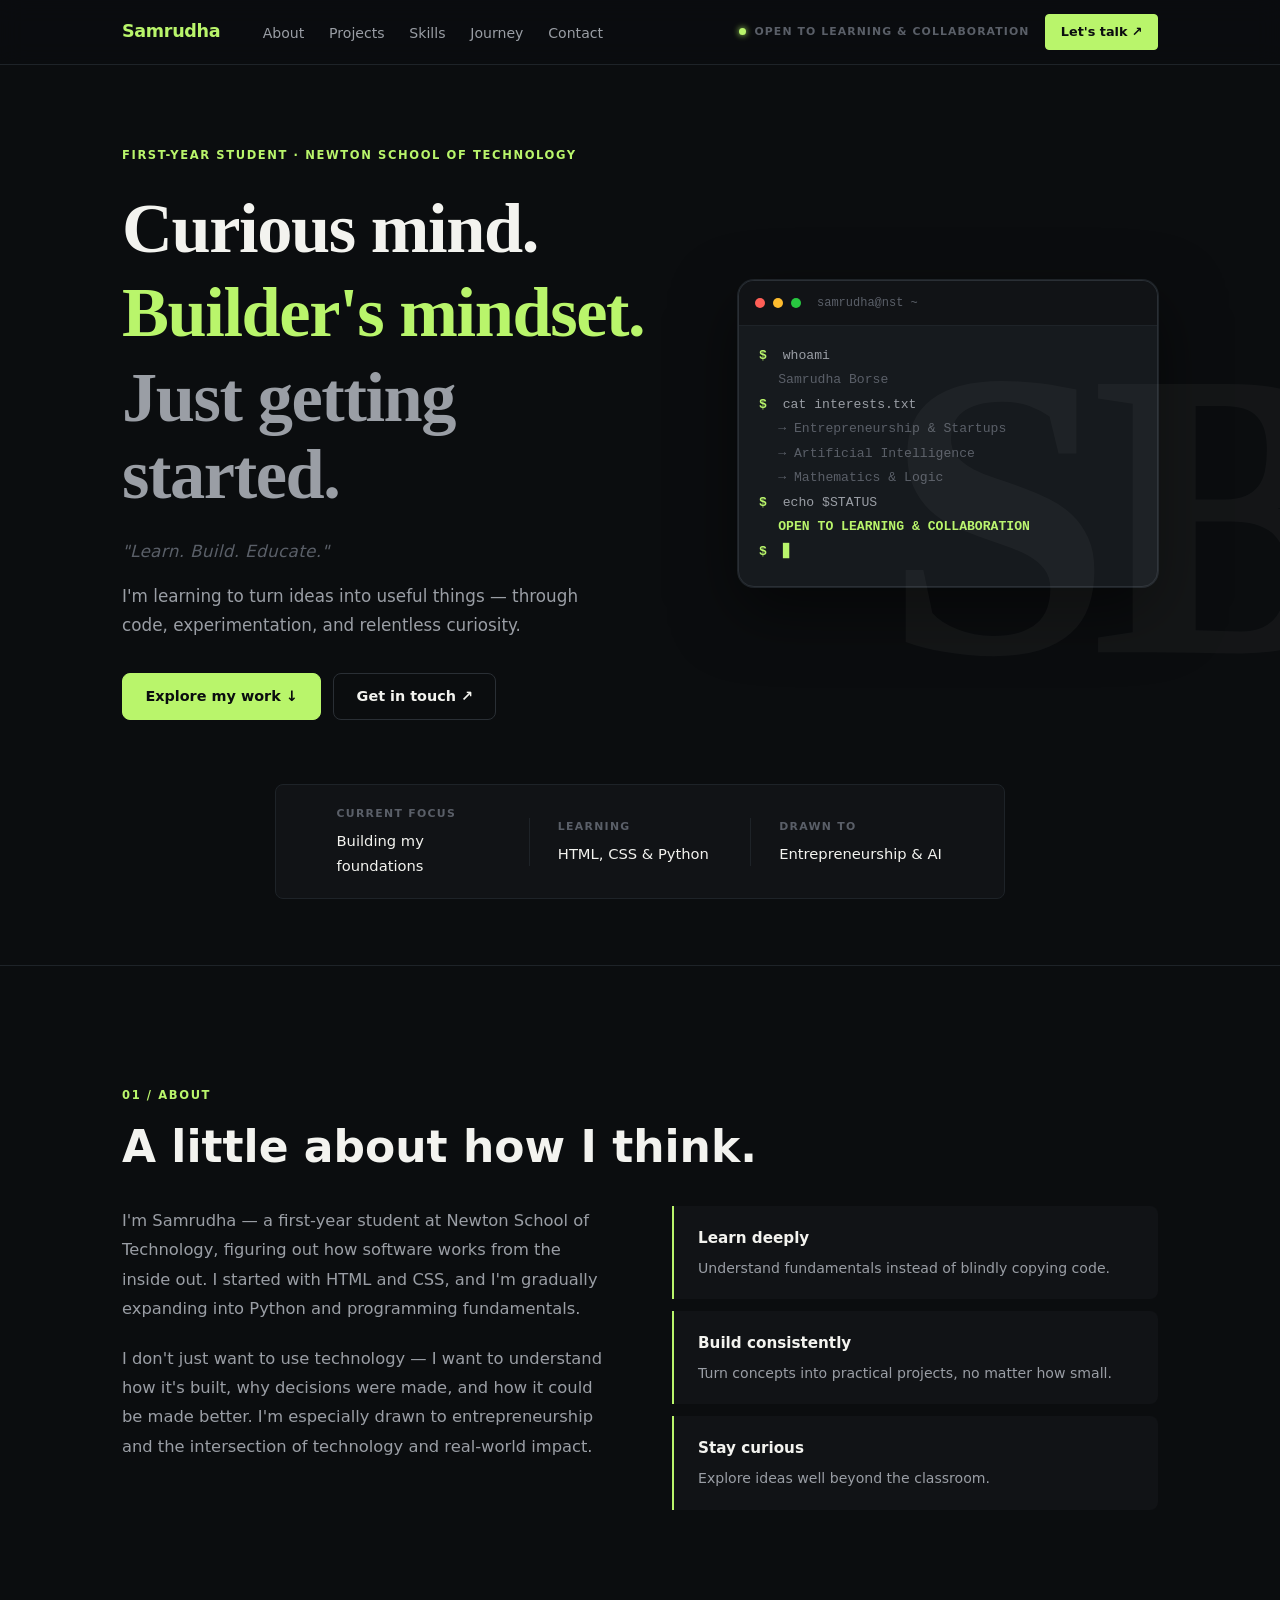
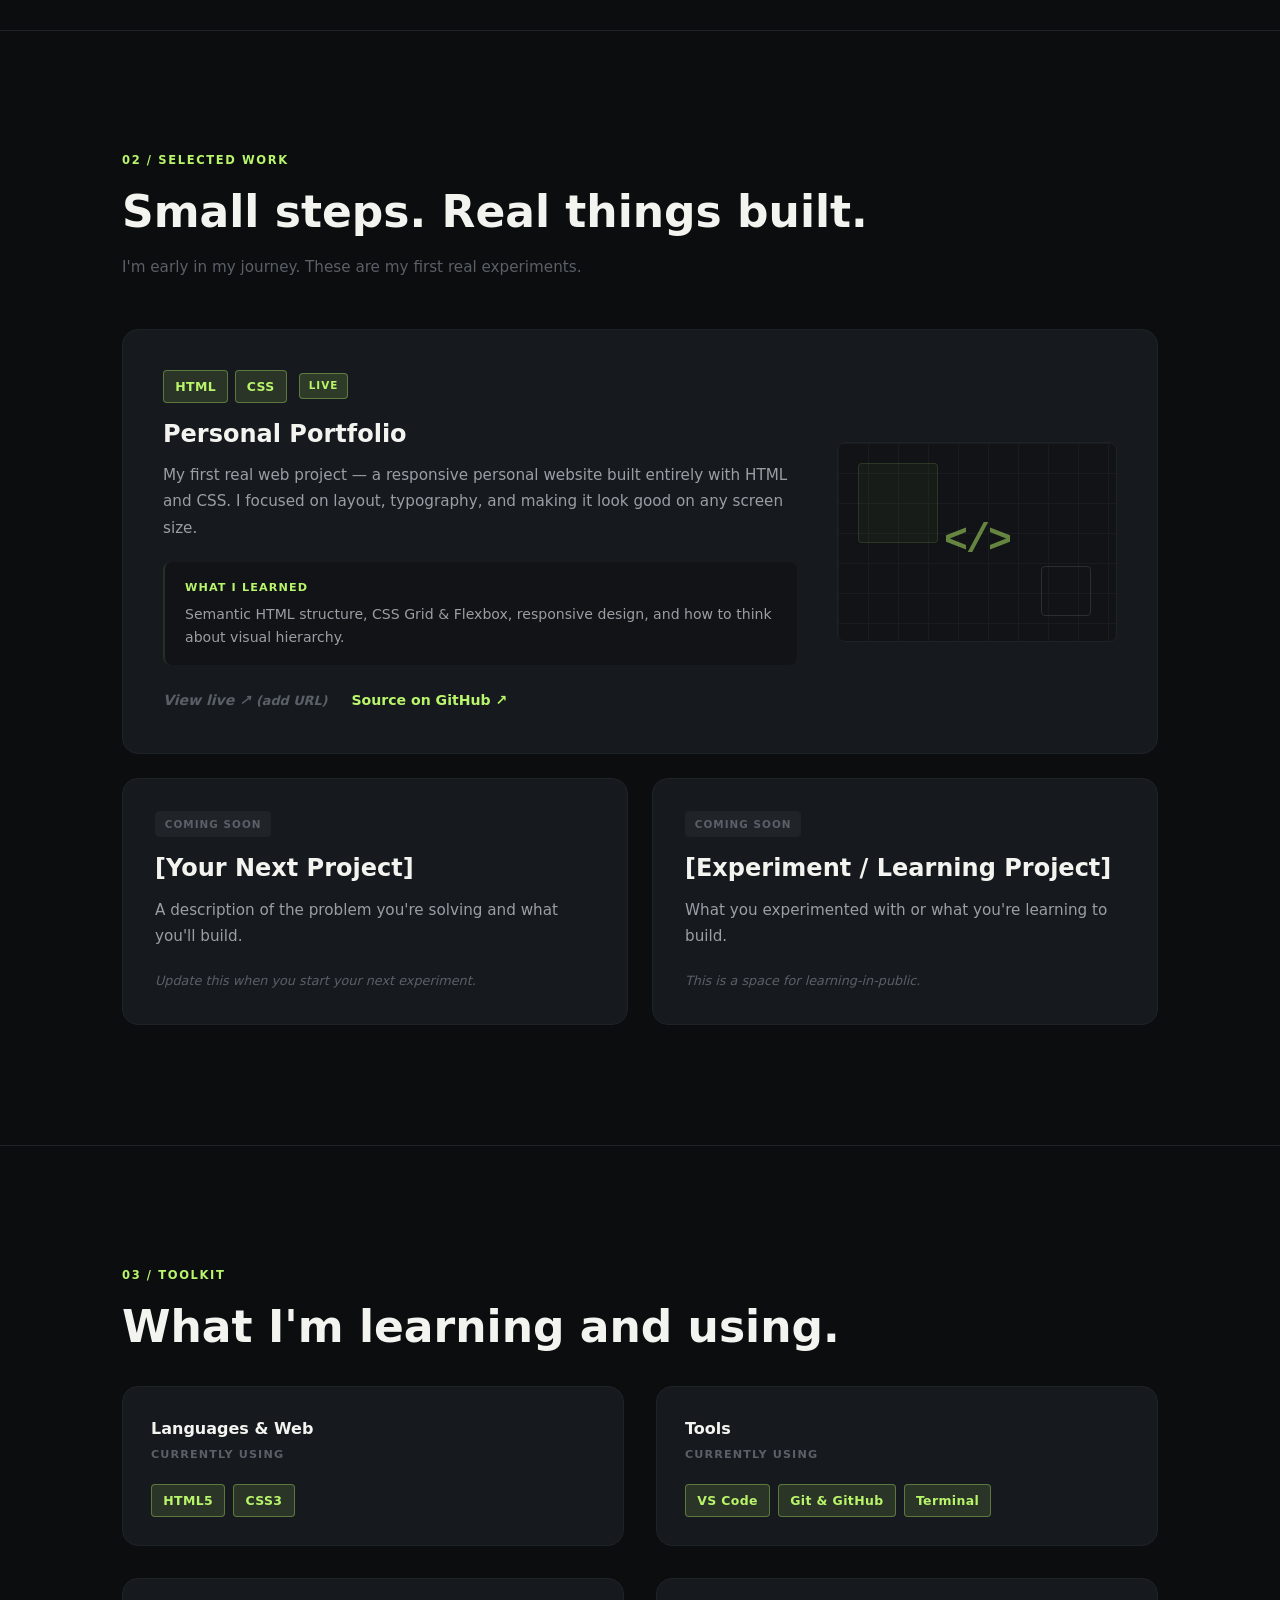
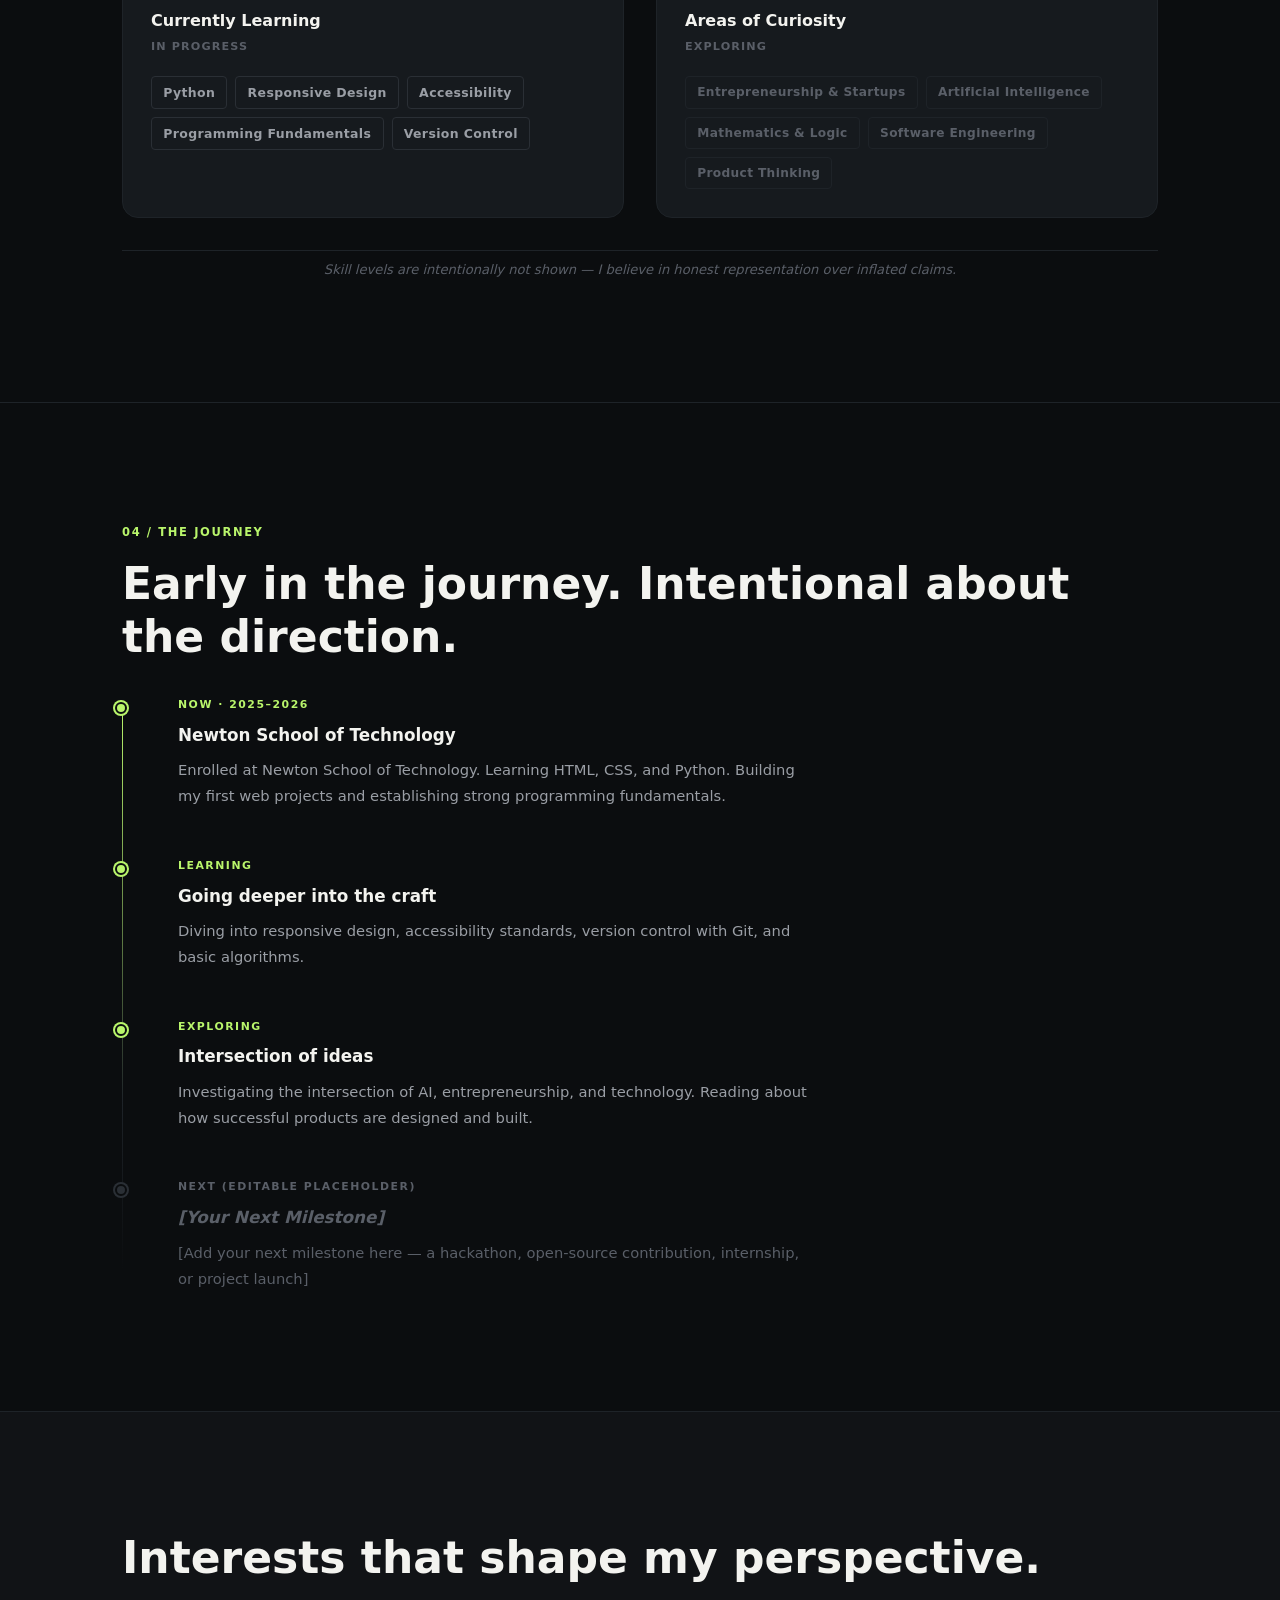
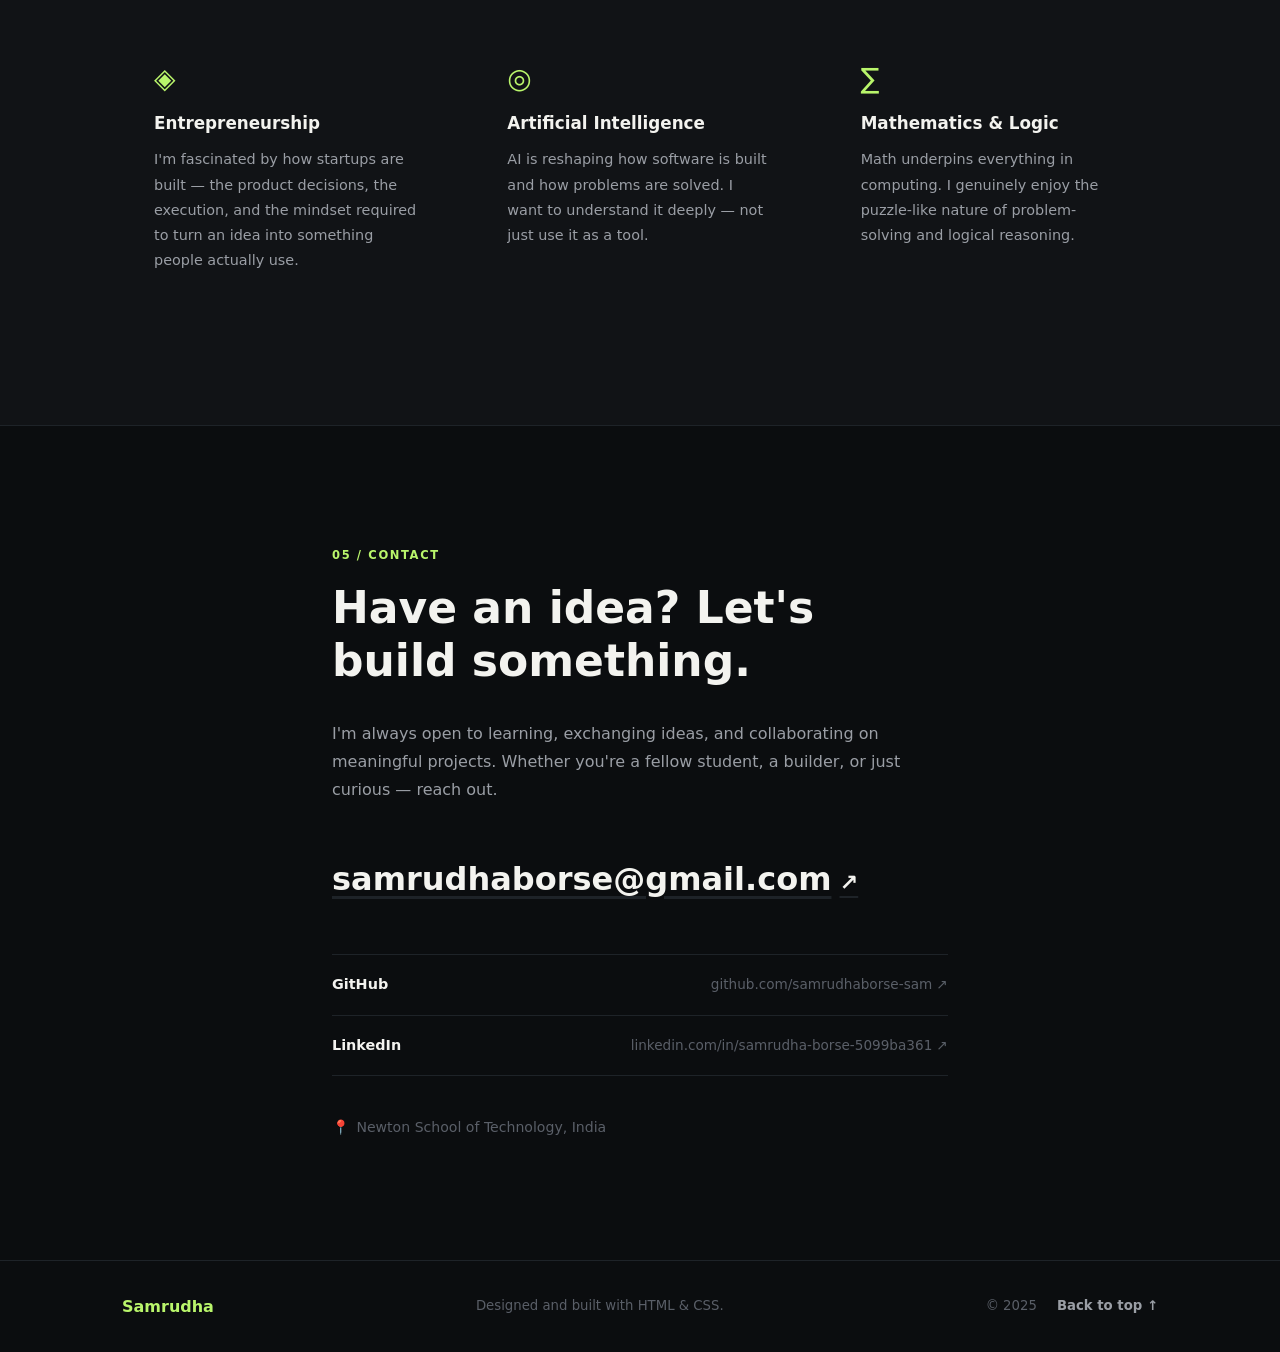
<file: index.html>
<!DOCTYPE html>
<html lang="en">
<head>
  <meta charset="UTF-8" />
  <meta name="viewport" content="width=device-width, initial-scale=1.0" />
  <meta name="description" content="Samrudha Borse — First-year student at Newton School of Technology. Learning HTML, CSS, Python and exploring entrepreneurship, AI, and mathematics." />
  <title>Samrudha Borse — Portfolio</title>
  <link rel="stylesheet" href="style.css" />
</head>
<body>

  <!-- ============================================================
       NAV
  ============================================================ -->
  <header class="nav-header">
    <nav class="nav-inner" aria-label="Primary navigation">
      <a href="#" class="nav-logo" aria-label="Samrudha — home">Samrudha</a>

      <ul class="nav-links" role="list">
        <li><a href="#about">About</a></li>
        <li><a href="#projects">Projects</a></li>
        <li><a href="#skills">Skills</a></li>
        <li><a href="#journey">Journey</a></li>
        <li><a href="#contact">Contact</a></li>
      </ul>

      <div class="nav-right">
        <span class="nav-status" aria-label="Availability status">
          <span class="nav-dot" aria-hidden="true"></span>
          <span class="nav-status-text">OPEN TO LEARNING &amp; COLLABORATION</span>
        </span>
        <a href="mailto:samrudhaborse@gmail.com" class="btn btn-small" aria-label="Send email">Let's talk ↗</a>
      </div>
    </nav>
  </header>

  <main>

    <!-- ============================================================
         HERO
    ============================================================ -->
    <section class="hero" id="hero" aria-label="Hero introduction">
      <!-- Background monogram texture -->
      <div class="hero-monogram" aria-hidden="true">SB</div>

      <div class="hero-content">
        <div class="hero-text">
          <p class="hero-eyebrow">First-Year Student · Newton School of Technology</p>

          <h1 class="hero-headline">
            <span class="hero-line">Curious mind.</span>
            <span class="hero-line"><span class="accent">Builder's mindset.</span></span>
            <span class="hero-line hero-line--muted">Just getting started.</span>
          </h1>

          <p class="hero-tagline">"Learn. Build. Educate."</p>

          <p class="hero-para">
            I'm learning to turn ideas into useful things — through code,
            experimentation, and relentless curiosity.
          </p>

          <div class="hero-ctas">
            <a href="#projects" class="btn btn-primary">Explore my work ↓</a>
            <a href="#contact" class="btn btn-ghost">Get in touch ↗</a>
          </div>
        </div>

        <!-- CSS-only terminal / geometric card -->
        <div class="hero-visual" aria-hidden="true">
          <div class="terminal-card">
            <div class="terminal-topbar">
              <span class="terminal-dot terminal-dot--red"></span>
              <span class="terminal-dot terminal-dot--yellow"></span>
              <span class="terminal-dot terminal-dot--green"></span>
              <span class="terminal-label">samrudha@nst ~ </span>
            </div>
            <div class="terminal-body">
              <p class="terminal-line"><span class="t-prompt">$</span> whoami</p>
              <p class="terminal-line t-out">Samrudha Borse</p>
              <p class="terminal-line"><span class="t-prompt">$</span> cat interests.txt</p>
              <p class="terminal-line t-out">→ Entrepreneurship &amp; Startups</p>
              <p class="terminal-line t-out">→ Artificial Intelligence</p>
              <p class="terminal-line t-out">→ Mathematics &amp; Logic</p>
              <p class="terminal-line"><span class="t-prompt">$</span> echo $STATUS</p>
              <p class="terminal-line t-accent">OPEN TO LEARNING &amp; COLLABORATION</p>
              <p class="terminal-line terminal-cursor-line"><span class="t-prompt">$</span> <span class="terminal-cursor">▋</span></p>
            </div>
          </div>
        </div>
      </div>

      <!-- Facts strip -->
      <div class="hero-facts" aria-label="Quick facts">
        <div class="hero-fact">
          <span class="hero-fact-label">Current Focus</span>
          <span class="hero-fact-value">Building my foundations</span>
        </div>
        <div class="hero-fact-divider" aria-hidden="true"></div>
        <div class="hero-fact">
          <span class="hero-fact-label">Learning</span>
          <span class="hero-fact-value">HTML, CSS &amp; Python</span>
        </div>
        <div class="hero-fact-divider" aria-hidden="true"></div>
        <div class="hero-fact">
          <span class="hero-fact-label">Drawn to</span>
          <span class="hero-fact-value">Entrepreneurship &amp; AI</span>
        </div>
      </div>
    </section>

    <!-- ============================================================
         ABOUT
    ============================================================ -->
    <section class="section" id="about" aria-labelledby="about-heading">
      <div class="container">
        <p class="section-label">01 / ABOUT</p>
        <h2 class="section-heading" id="about-heading">A little about how I think.</h2>

        <div class="about-grid">
          <!-- Left: body copy -->
          <div class="about-text">
            <p>
              I'm Samrudha — a first-year student at Newton School of Technology,
              figuring out how software works from the inside out. I started with
              HTML and CSS, and I'm gradually expanding into Python and programming
              fundamentals.
            </p>
            <p>
              I don't just want to use technology — I want to understand how it's
              built, why decisions were made, and how it could be made better. I'm
              especially drawn to entrepreneurship and the intersection of technology
              and real-world impact.
            </p>
          </div>

          <!-- Right: 3 principles -->
          <div class="about-principles" aria-label="Guiding principles">
            <article class="principle">
              <h3 class="principle-title">Learn deeply</h3>
              <p class="principle-desc">Understand fundamentals instead of blindly copying code.</p>
            </article>
            <article class="principle">
              <h3 class="principle-title">Build consistently</h3>
              <p class="principle-desc">Turn concepts into practical projects, no matter how small.</p>
            </article>
            <article class="principle">
              <h3 class="principle-title">Stay curious</h3>
              <p class="principle-desc">Explore ideas well beyond the classroom.</p>
            </article>
          </div>
        </div>
      </div>
    </section>

    <!-- ============================================================
         PROJECTS
    ============================================================ -->
    <section class="section" id="projects" aria-labelledby="projects-heading">
      <div class="container">
        <p class="section-label">02 / SELECTED WORK</p>
        <h2 class="section-heading" id="projects-heading">Small steps. Real things built.</h2>
        <p class="section-subnote">I'm early in my journey. These are my first real experiments.</p>

        <!-- Featured project -->
        <article class="project-featured" aria-label="Featured project: Personal Portfolio">
          <div class="project-featured-inner">
            <div class="project-meta">
              <div class="project-tags">
                <span class="tag tag--active">HTML</span>
                <span class="tag tag--active">CSS</span>
              </div>
              <span class="badge badge--live">LIVE</span>
            </div>
            <h3 class="project-title">Personal Portfolio</h3>
            <p class="project-desc">
              My first real web project — a responsive personal website built entirely
              with HTML and CSS. I focused on layout, typography, and making it look
              good on any screen size.
            </p>
            <div class="project-learned">
              <p class="project-learned-label">What I learned</p>
              <p class="project-learned-text">
                Semantic HTML structure, CSS Grid &amp; Flexbox, responsive design, and how
                to think about visual hierarchy.
              </p>
            </div>
            <div class="project-links">
              <!-- Placeholder: add live URL when deployed -->
              <span class="project-link project-link--placeholder" title="Add your live URL here">View live ↗ <em>(add URL)</em></span>
              <a href="https://github.com/samrudhaborse-sam" class="project-link" target="_blank" rel="noopener noreferrer">Source on GitHub ↗</a>
            </div>
          </div>
          <div class="project-featured-visual" aria-hidden="true">
            <div class="project-visual-inner">
              <div class="pv-grid-lines"></div>
              <div class="pv-box pv-box-1"></div>
              <div class="pv-box pv-box-2"></div>
              <div class="pv-label">&lt;/&gt;</div>
            </div>
          </div>
        </article>

        <!-- Smaller placeholder cards -->
        <div class="project-grid">

          <article class="project-card" aria-label="Coming soon project placeholder B">
            <div class="project-meta">
              <span class="badge badge--soon">COMING SOON</span>
            </div>
            <h3 class="project-title">[Your Next Project]</h3>
            <p class="project-desc">
              A description of the problem you're solving and what you'll build.
            </p>
            <p class="project-placeholder-note">Update this when you start your next experiment.</p>
          </article>

          <article class="project-card" aria-label="Coming soon project placeholder C">
            <div class="project-meta">
              <span class="badge badge--soon">COMING SOON</span>
            </div>
            <h3 class="project-title">[Experiment / Learning Project]</h3>
            <p class="project-desc">
              What you experimented with or what you're learning to build.
            </p>
            <p class="project-placeholder-note">This is a space for learning-in-public.</p>
          </article>

        </div>
      </div>
    </section>

    <!-- ============================================================
         SKILLS
    ============================================================ -->
    <section class="section" id="skills" aria-labelledby="skills-heading">
      <div class="container">
        <p class="section-label">03 / TOOLKIT</p>
        <h2 class="section-heading" id="skills-heading">What I'm learning and using.</h2>

        <div class="skills-grid">

          <div class="skill-group" aria-labelledby="sg1">
            <h3 class="skill-group-title" id="sg1">Languages &amp; Web</h3>
            <p class="skill-group-status">Currently Using</p>
            <ul class="skill-tags" role="list">
              <li><span class="tag tag--active">HTML5</span></li>
              <li><span class="tag tag--active">CSS3</span></li>
            </ul>
          </div>

          <div class="skill-group" aria-labelledby="sg2">
            <h3 class="skill-group-title" id="sg2">Tools</h3>
            <p class="skill-group-status">Currently Using</p>
            <ul class="skill-tags" role="list">
              <li><span class="tag tag--active">VS Code</span></li>
              <li><span class="tag tag--active">Git &amp; GitHub</span></li>
              <li><span class="tag tag--active">Terminal</span></li>
            </ul>
          </div>

          <div class="skill-group" aria-labelledby="sg3">
            <h3 class="skill-group-title" id="sg3">Currently Learning</h3>
            <p class="skill-group-status">In Progress</p>
            <ul class="skill-tags" role="list">
              <li><span class="tag tag--learning">Python</span></li>
              <li><span class="tag tag--learning">Responsive Design</span></li>
              <li><span class="tag tag--learning">Accessibility</span></li>
              <li><span class="tag tag--learning">Programming Fundamentals</span></li>
              <li><span class="tag tag--learning">Version Control</span></li>
            </ul>
          </div>

          <div class="skill-group" aria-labelledby="sg4">
            <h3 class="skill-group-title" id="sg4">Areas of Curiosity</h3>
            <p class="skill-group-status">Exploring</p>
            <ul class="skill-tags" role="list">
              <li><span class="tag tag--curiosity">Entrepreneurship &amp; Startups</span></li>
              <li><span class="tag tag--curiosity">Artificial Intelligence</span></li>
              <li><span class="tag tag--curiosity">Mathematics &amp; Logic</span></li>
              <li><span class="tag tag--curiosity">Software Engineering</span></li>
              <li><span class="tag tag--curiosity">Product Thinking</span></li>
            </ul>
          </div>

        </div>

        <p class="skills-honesty-note">
          Skill levels are intentionally not shown — I believe in honest representation over inflated claims.
        </p>
      </div>
    </section>

    <!-- ============================================================
         JOURNEY
    ============================================================ -->
    <section class="section" id="journey" aria-labelledby="journey-heading">
      <div class="container">
        <p class="section-label">04 / THE JOURNEY</p>
        <h2 class="section-heading" id="journey-heading">Early in the journey. Intentional about the direction.</h2>

        <ol class="timeline" aria-label="Timeline of milestones">

          <li class="timeline-entry">
            <div class="timeline-marker" aria-hidden="true"></div>
            <div class="timeline-content">
              <p class="timeline-period">NOW · 2025–2026</p>
              <h3 class="timeline-title">Newton School of Technology</h3>
              <p class="timeline-desc">
                Enrolled at Newton School of Technology. Learning HTML, CSS, and Python.
                Building my first web projects and establishing strong programming fundamentals.
              </p>
            </div>
          </li>

          <li class="timeline-entry">
            <div class="timeline-marker" aria-hidden="true"></div>
            <div class="timeline-content">
              <p class="timeline-period">LEARNING</p>
              <h3 class="timeline-title">Going deeper into the craft</h3>
              <p class="timeline-desc">
                Diving into responsive design, accessibility standards, version control
                with Git, and basic algorithms.
              </p>
            </div>
          </li>

          <li class="timeline-entry">
            <div class="timeline-marker" aria-hidden="true"></div>
            <div class="timeline-content">
              <p class="timeline-period">EXPLORING</p>
              <h3 class="timeline-title">Intersection of ideas</h3>
              <p class="timeline-desc">
                Investigating the intersection of AI, entrepreneurship, and technology.
                Reading about how successful products are designed and built.
              </p>
            </div>
          </li>

          <!-- Add new timeline entries here as you hit milestones -->
          <li class="timeline-entry timeline-entry--placeholder">
            <div class="timeline-marker" aria-hidden="true"></div>
            <div class="timeline-content">
              <p class="timeline-period">NEXT (EDITABLE PLACEHOLDER)</p>
              <h3 class="timeline-title">[Your Next Milestone]</h3>
              <p class="timeline-desc">
                [Add your next milestone here — a hackathon, open-source contribution,
                internship, or project launch]
              </p>
            </div>
          </li>

        </ol>
      </div>
    </section>

    <!-- ============================================================
         BEYOND CODE
    ============================================================ -->
    <section class="section section--beyond" aria-labelledby="beyond-heading">
      <div class="container">
        <h2 class="section-heading" id="beyond-heading">Interests that shape my perspective.</h2>

        <div class="beyond-grid">

          <article class="beyond-card" aria-label="Interest: Entrepreneurship">
            <div class="beyond-icon" aria-hidden="true">◈</div>
            <h3 class="beyond-title">Entrepreneurship</h3>
            <p class="beyond-desc">
              I'm fascinated by how startups are built — the product decisions,
              the execution, and the mindset required to turn an idea into something
              people actually use.
            </p>
          </article>

          <article class="beyond-card" aria-label="Interest: Artificial Intelligence">
            <div class="beyond-icon" aria-hidden="true">◎</div>
            <h3 class="beyond-title">Artificial Intelligence</h3>
            <p class="beyond-desc">
              AI is reshaping how software is built and how problems are solved.
              I want to understand it deeply — not just use it as a tool.
            </p>
          </article>

          <article class="beyond-card" aria-label="Interest: Mathematics & Logic">
            <div class="beyond-icon" aria-hidden="true">∑</div>
            <h3 class="beyond-title">Mathematics &amp; Logic</h3>
            <p class="beyond-desc">
              Math underpins everything in computing. I genuinely enjoy the
              puzzle-like nature of problem-solving and logical reasoning.
            </p>
          </article>

        </div>
      </div>
    </section>

    <!-- ============================================================
         CONTACT
    ============================================================ -->
    <section class="section" id="contact" aria-labelledby="contact-heading">
      <div class="container contact-container">
        <p class="section-label">05 / CONTACT</p>
        <h2 class="section-heading" id="contact-heading">Have an idea? Let's build something.</h2>
        <p class="contact-sub">
          I'm always open to learning, exchanging ideas, and collaborating on meaningful
          projects. Whether you're a fellow student, a builder, or just curious — reach out.
        </p>

        <a href="mailto:samrudhaborse@gmail.com" class="contact-email-link" aria-label="Email Samrudha">
          samrudhaborse@gmail.com <span class="contact-arrow" aria-hidden="true">↗</span>
        </a>

        <div class="contact-links" role="list" aria-label="Social and professional links">
          <a href="https://github.com/samrudhaborse-sam" class="contact-row-link" target="_blank" rel="noopener noreferrer" role="listitem">
            <span class="contact-link-label">GitHub</span>
            <span class="contact-link-url">github.com/samrudhaborse-sam ↗</span>
          </a>
          <a href="https://www.linkedin.com/in/samrudha-borse-5099ba361" class="contact-row-link" target="_blank" rel="noopener noreferrer" role="listitem">
            <span class="contact-link-label">LinkedIn</span>
            <span class="contact-link-url">linkedin.com/in/samrudha-borse-5099ba361 ↗</span>
          </a>
        </div>

        <p class="contact-location">
          <span aria-hidden="true">📍</span> Newton School of Technology, India
        </p>
      </div>
    </section>

  </main>

  <!-- ============================================================
       FOOTER
  ============================================================ -->
  <footer class="footer" role="contentinfo">
    <div class="container footer-inner">
      <a href="#" class="footer-logo" aria-label="Back to top — Samrudha">Samrudha</a>
      <p class="footer-credit">Designed and built with HTML &amp; CSS.</p>
      <div class="footer-right">
        <span class="footer-copy">© 2025</span>
        <a href="#hero" class="footer-top-link" aria-label="Scroll back to top">Back to top ↑</a>
      </div>
    </div>
  </footer>

</body>
</html>
</file>
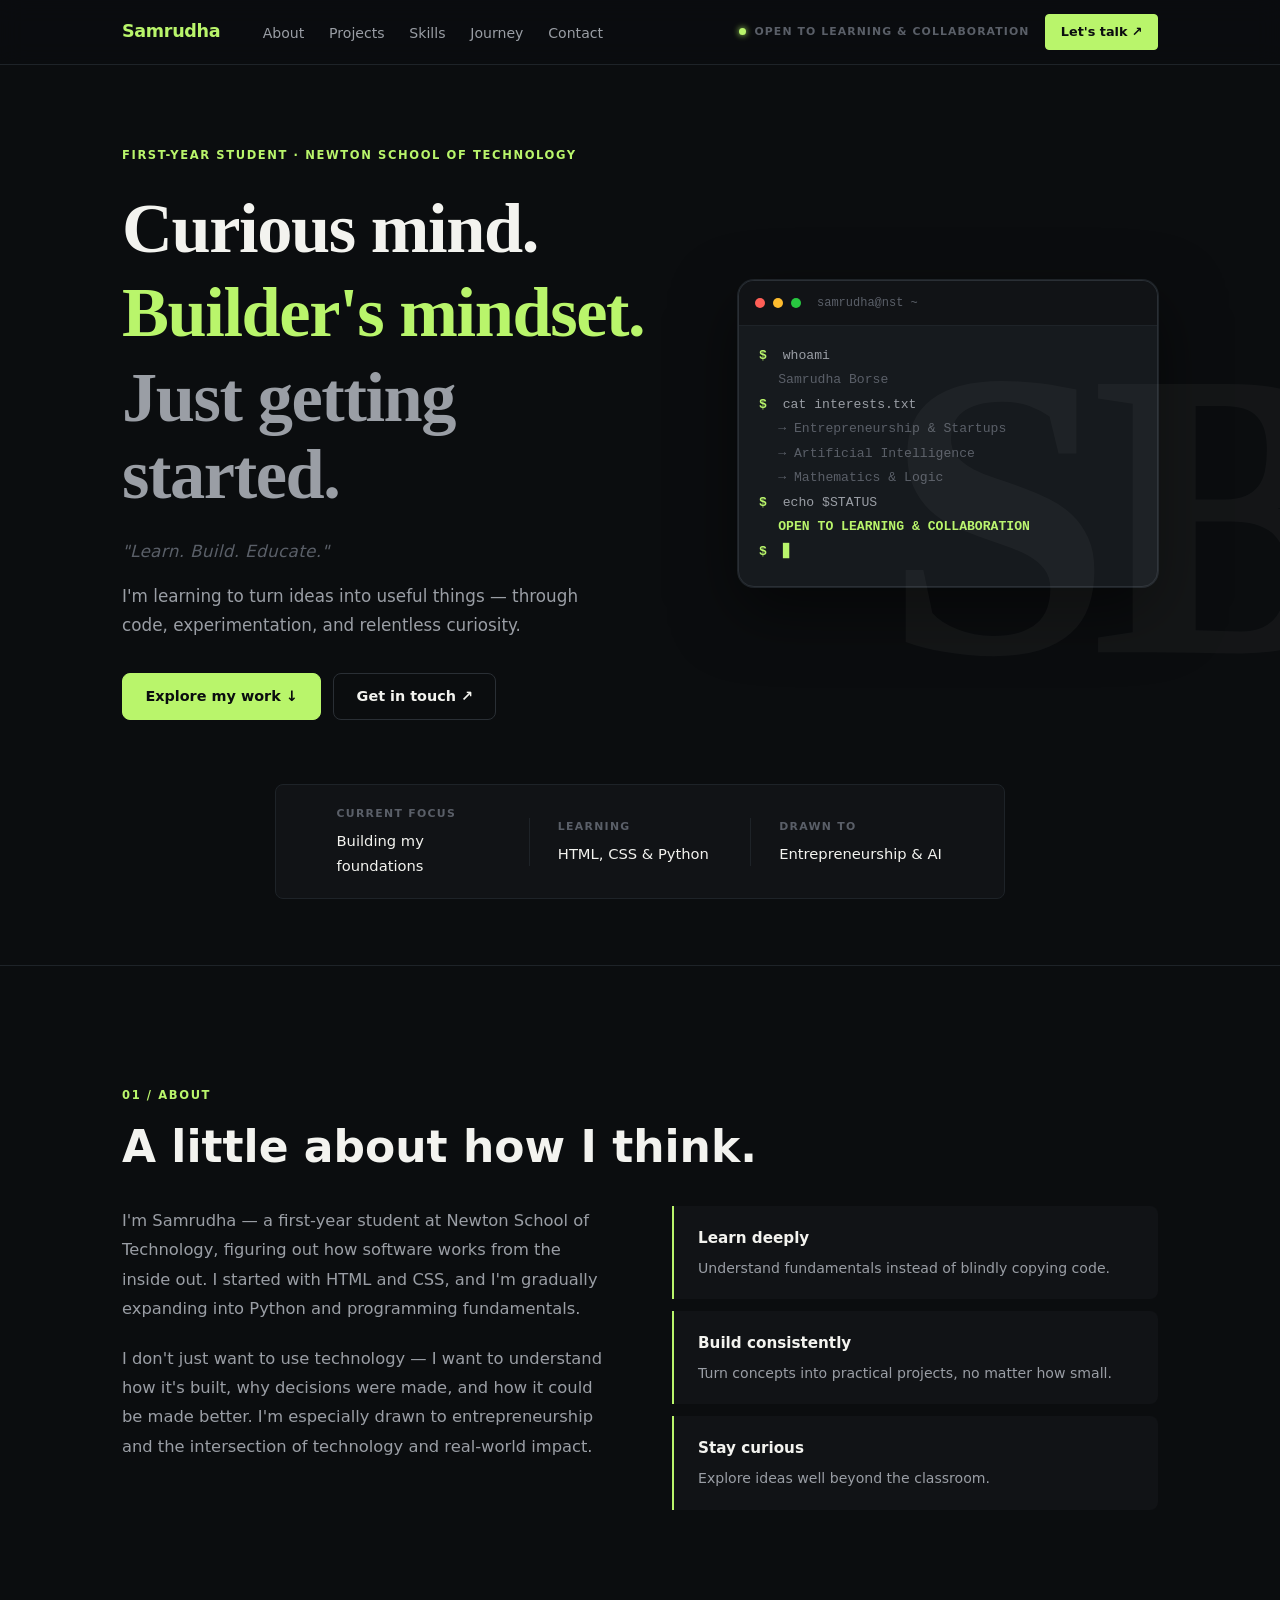
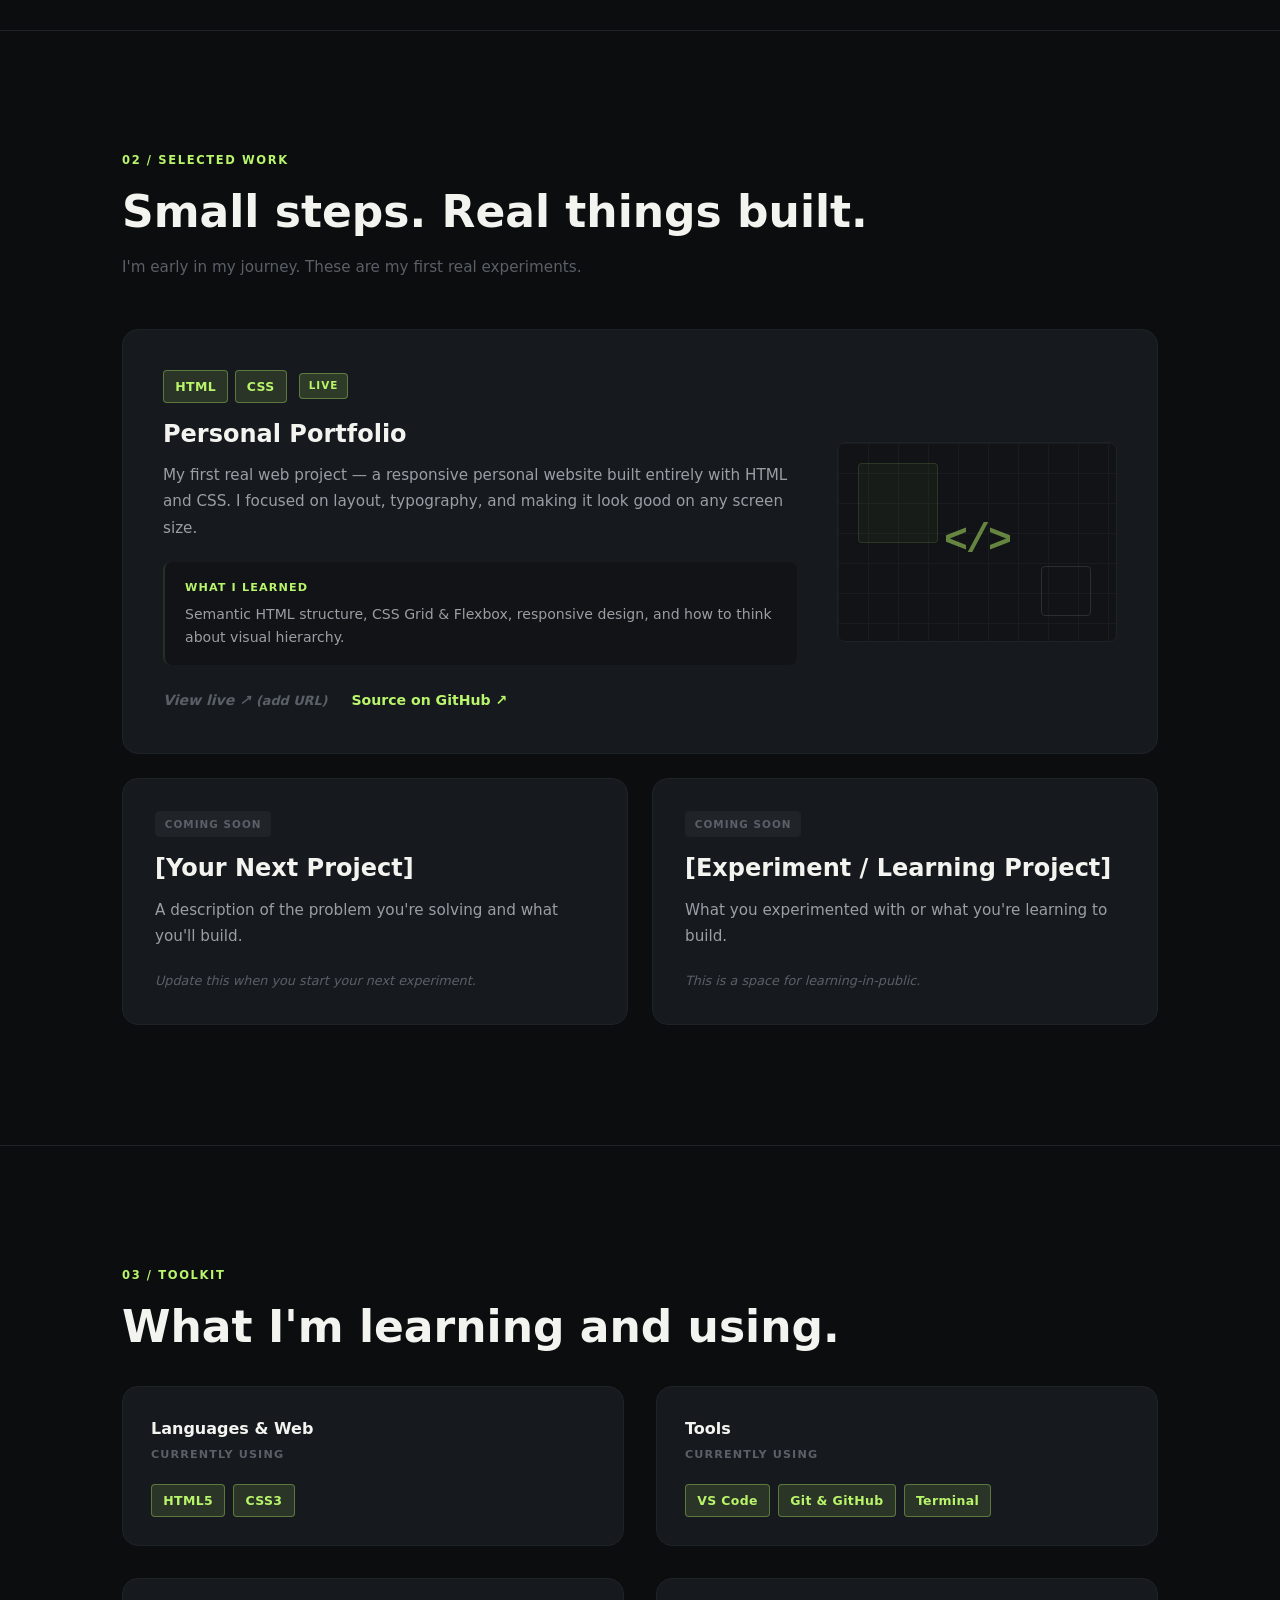
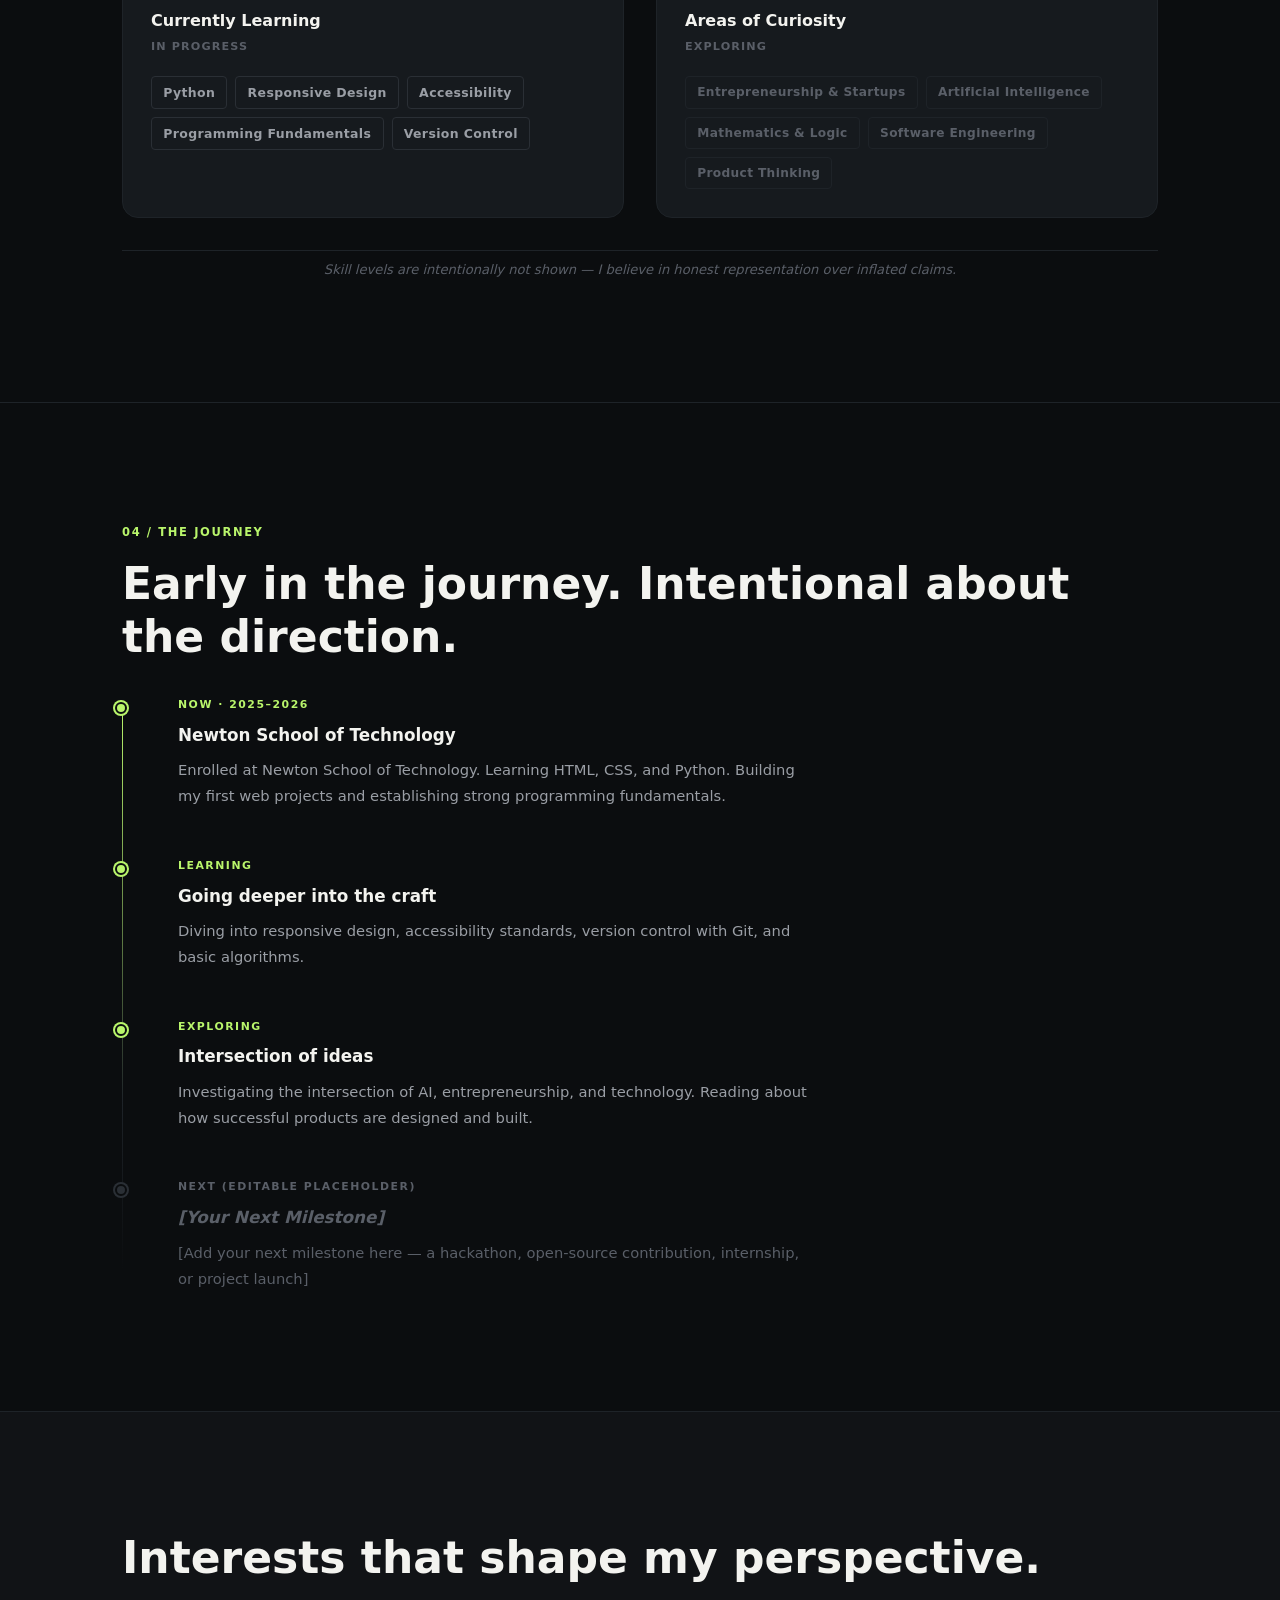
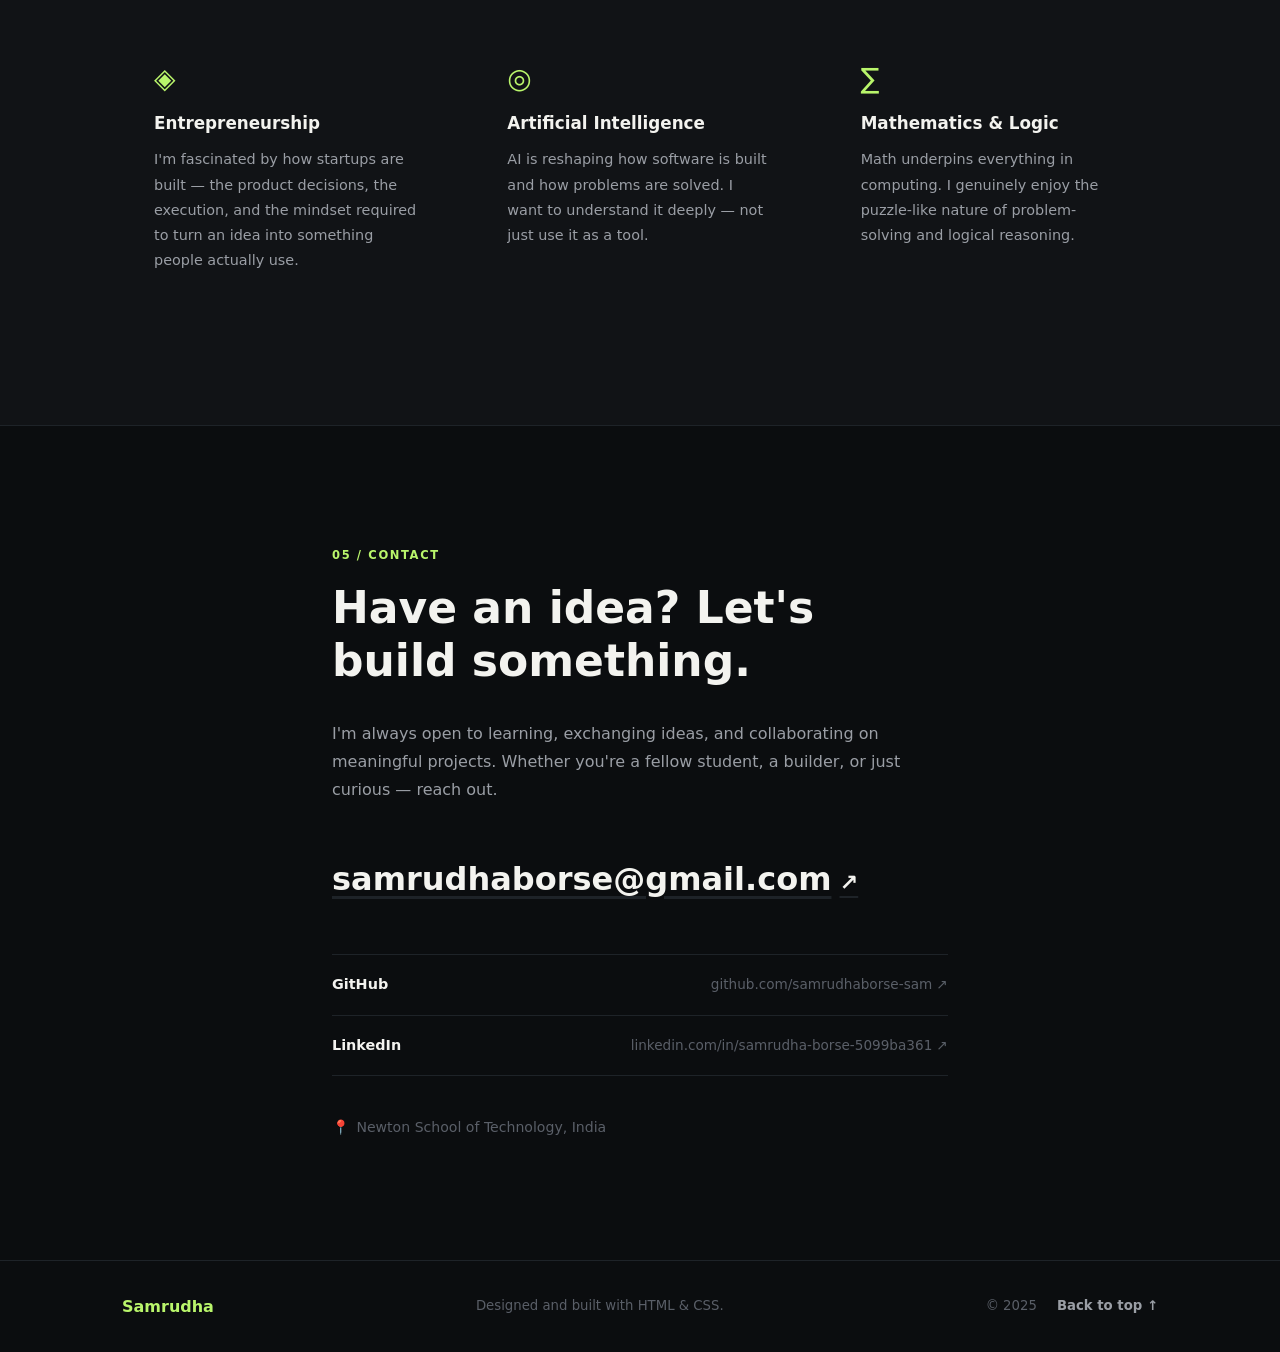
<file: portfolio.html>
<!DOCTYPE html>
<html lang="en">
<head>
  <meta charset="UTF-8" />
  <meta name="viewport" content="width=device-width, initial-scale=1.0" />
  <meta name="description" content="Samrudha Borse — First-year student at Newton School of Technology. Learning HTML, CSS, Python and exploring entrepreneurship, AI, and mathematics." />
  <title>Samrudha Borse — Portfolio</title>
  <link rel="stylesheet" href="style.css" />
</head>
<body>

  <!-- ============================================================
       NAV
  ============================================================ -->
  <header class="nav-header">
    <nav class="nav-inner" aria-label="Primary navigation">
      <a href="#" class="nav-logo" aria-label="Samrudha — home">Samrudha</a>

      <ul class="nav-links" role="list">
        <li><a href="#about">About</a></li>
        <li><a href="#projects">Projects</a></li>
        <li><a href="#skills">Skills</a></li>
        <li><a href="#journey">Journey</a></li>
        <li><a href="#contact">Contact</a></li>
      </ul>

      <div class="nav-right">
        <span class="nav-status" aria-label="Availability status">
          <span class="nav-dot" aria-hidden="true"></span>
          <span class="nav-status-text">OPEN TO LEARNING &amp; COLLABORATION</span>
        </span>
        <a href="mailto:samrudhaborse@gmail.com" class="btn btn-small" aria-label="Send email">Let's talk ↗</a>
      </div>
    </nav>
  </header>

  <main>

    <!-- ============================================================
         HERO
    ============================================================ -->
    <section class="hero" id="hero" aria-label="Hero introduction">
      <!-- Background monogram texture -->
      <div class="hero-monogram" aria-hidden="true">SB</div>

      <div class="hero-content">
        <div class="hero-text">
          <p class="hero-eyebrow">First-Year Student · Newton School of Technology</p>

          <h1 class="hero-headline">
            <span class="hero-line">Curious mind.</span>
            <span class="hero-line"><span class="accent">Builder's mindset.</span></span>
            <span class="hero-line hero-line--muted">Just getting started.</span>
          </h1>

          <p class="hero-tagline">"Learn. Build. Educate."</p>

          <p class="hero-para">
            I'm learning to turn ideas into useful things — through code,
            experimentation, and relentless curiosity.
          </p>

          <div class="hero-ctas">
            <a href="#projects" class="btn btn-primary">Explore my work ↓</a>
            <a href="#contact" class="btn btn-ghost">Get in touch ↗</a>
          </div>
        </div>

        <!-- CSS-only terminal / geometric card -->
        <div class="hero-visual" aria-hidden="true">
          <div class="terminal-card">
            <div class="terminal-topbar">
              <span class="terminal-dot terminal-dot--red"></span>
              <span class="terminal-dot terminal-dot--yellow"></span>
              <span class="terminal-dot terminal-dot--green"></span>
              <span class="terminal-label">samrudha@nst ~ </span>
            </div>
            <div class="terminal-body">
              <p class="terminal-line"><span class="t-prompt">$</span> whoami</p>
              <p class="terminal-line t-out">Samrudha Borse</p>
              <p class="terminal-line"><span class="t-prompt">$</span> cat interests.txt</p>
              <p class="terminal-line t-out">→ Entrepreneurship &amp; Startups</p>
              <p class="terminal-line t-out">→ Artificial Intelligence</p>
              <p class="terminal-line t-out">→ Mathematics &amp; Logic</p>
              <p class="terminal-line"><span class="t-prompt">$</span> echo $STATUS</p>
              <p class="terminal-line t-accent">OPEN TO LEARNING &amp; COLLABORATION</p>
              <p class="terminal-line terminal-cursor-line"><span class="t-prompt">$</span> <span class="terminal-cursor">▋</span></p>
            </div>
          </div>
        </div>
      </div>

      <!-- Facts strip -->
      <div class="hero-facts" aria-label="Quick facts">
        <div class="hero-fact">
          <span class="hero-fact-label">Current Focus</span>
          <span class="hero-fact-value">Building my foundations</span>
        </div>
        <div class="hero-fact-divider" aria-hidden="true"></div>
        <div class="hero-fact">
          <span class="hero-fact-label">Learning</span>
          <span class="hero-fact-value">HTML, CSS &amp; Python</span>
        </div>
        <div class="hero-fact-divider" aria-hidden="true"></div>
        <div class="hero-fact">
          <span class="hero-fact-label">Drawn to</span>
          <span class="hero-fact-value">Entrepreneurship &amp; AI</span>
        </div>
      </div>
    </section>

    <!-- ============================================================
         ABOUT
    ============================================================ -->
    <section class="section" id="about" aria-labelledby="about-heading">
      <div class="container">
        <p class="section-label">01 / ABOUT</p>
        <h2 class="section-heading" id="about-heading">A little about how I think.</h2>

        <div class="about-grid">
          <!-- Left: body copy -->
          <div class="about-text">
            <p>
              I'm Samrudha — a first-year student at Newton School of Technology,
              figuring out how software works from the inside out. I started with
              HTML and CSS, and I'm gradually expanding into Python and programming
              fundamentals.
            </p>
            <p>
              I don't just want to use technology — I want to understand how it's
              built, why decisions were made, and how it could be made better. I'm
              especially drawn to entrepreneurship and the intersection of technology
              and real-world impact.
            </p>
          </div>

          <!-- Right: 3 principles -->
          <div class="about-principles" aria-label="Guiding principles">
            <article class="principle">
              <h3 class="principle-title">Learn deeply</h3>
              <p class="principle-desc">Understand fundamentals instead of blindly copying code.</p>
            </article>
            <article class="principle">
              <h3 class="principle-title">Build consistently</h3>
              <p class="principle-desc">Turn concepts into practical projects, no matter how small.</p>
            </article>
            <article class="principle">
              <h3 class="principle-title">Stay curious</h3>
              <p class="principle-desc">Explore ideas well beyond the classroom.</p>
            </article>
          </div>
        </div>
      </div>
    </section>

    <!-- ============================================================
         PROJECTS
    ============================================================ -->
    <section class="section" id="projects" aria-labelledby="projects-heading">
      <div class="container">
        <p class="section-label">02 / SELECTED WORK</p>
        <h2 class="section-heading" id="projects-heading">Small steps. Real things built.</h2>
        <p class="section-subnote">I'm early in my journey. These are my first real experiments.</p>

        <!-- Featured project -->
        <article class="project-featured" aria-label="Featured project: Personal Portfolio">
          <div class="project-featured-inner">
            <div class="project-meta">
              <div class="project-tags">
                <span class="tag tag--active">HTML</span>
                <span class="tag tag--active">CSS</span>
              </div>
              <span class="badge badge--live">LIVE</span>
            </div>
            <h3 class="project-title">Personal Portfolio</h3>
            <p class="project-desc">
              My first real web project — a responsive personal website built entirely
              with HTML and CSS. I focused on layout, typography, and making it look
              good on any screen size.
            </p>
            <div class="project-learned">
              <p class="project-learned-label">What I learned</p>
              <p class="project-learned-text">
                Semantic HTML structure, CSS Grid &amp; Flexbox, responsive design, and how
                to think about visual hierarchy.
              </p>
            </div>
            <div class="project-links">
              <!-- Placeholder: add live URL when deployed -->
              <span class="project-link project-link--placeholder" title="Add your live URL here">View live ↗ <em>(add URL)</em></span>
              <a href="https://github.com/samrudhaborse-sam" class="project-link" target="_blank" rel="noopener noreferrer">Source on GitHub ↗</a>
            </div>
          </div>
          <div class="project-featured-visual" aria-hidden="true">
            <div class="project-visual-inner">
              <div class="pv-grid-lines"></div>
              <div class="pv-box pv-box-1"></div>
              <div class="pv-box pv-box-2"></div>
              <div class="pv-label">&lt;/&gt;</div>
            </div>
          </div>
        </article>

        <!-- Smaller placeholder cards -->
        <div class="project-grid">

          <article class="project-card" aria-label="Coming soon project placeholder B">
            <div class="project-meta">
              <span class="badge badge--soon">COMING SOON</span>
            </div>
            <h3 class="project-title">[Your Next Project]</h3>
            <p class="project-desc">
              A description of the problem you're solving and what you'll build.
            </p>
            <p class="project-placeholder-note">Update this when you start your next experiment.</p>
          </article>

          <article class="project-card" aria-label="Coming soon project placeholder C">
            <div class="project-meta">
              <span class="badge badge--soon">COMING SOON</span>
            </div>
            <h3 class="project-title">[Experiment / Learning Project]</h3>
            <p class="project-desc">
              What you experimented with or what you're learning to build.
            </p>
            <p class="project-placeholder-note">This is a space for learning-in-public.</p>
          </article>

        </div>
      </div>
    </section>

    <!-- ============================================================
         SKILLS
    ============================================================ -->
    <section class="section" id="skills" aria-labelledby="skills-heading">
      <div class="container">
        <p class="section-label">03 / TOOLKIT</p>
        <h2 class="section-heading" id="skills-heading">What I'm learning and using.</h2>

        <div class="skills-grid">

          <div class="skill-group" aria-labelledby="sg1">
            <h3 class="skill-group-title" id="sg1">Languages &amp; Web</h3>
            <p class="skill-group-status">Currently Using</p>
            <ul class="skill-tags" role="list">
              <li><span class="tag tag--active">HTML5</span></li>
              <li><span class="tag tag--active">CSS3</span></li>
            </ul>
          </div>

          <div class="skill-group" aria-labelledby="sg2">
            <h3 class="skill-group-title" id="sg2">Tools</h3>
            <p class="skill-group-status">Currently Using</p>
            <ul class="skill-tags" role="list">
              <li><span class="tag tag--active">VS Code</span></li>
              <li><span class="tag tag--active">Git &amp; GitHub</span></li>
              <li><span class="tag tag--active">Terminal</span></li>
            </ul>
          </div>

          <div class="skill-group" aria-labelledby="sg3">
            <h3 class="skill-group-title" id="sg3">Currently Learning</h3>
            <p class="skill-group-status">In Progress</p>
            <ul class="skill-tags" role="list">
              <li><span class="tag tag--learning">Python</span></li>
              <li><span class="tag tag--learning">Responsive Design</span></li>
              <li><span class="tag tag--learning">Accessibility</span></li>
              <li><span class="tag tag--learning">Programming Fundamentals</span></li>
              <li><span class="tag tag--learning">Version Control</span></li>
            </ul>
          </div>

          <div class="skill-group" aria-labelledby="sg4">
            <h3 class="skill-group-title" id="sg4">Areas of Curiosity</h3>
            <p class="skill-group-status">Exploring</p>
            <ul class="skill-tags" role="list">
              <li><span class="tag tag--curiosity">Entrepreneurship &amp; Startups</span></li>
              <li><span class="tag tag--curiosity">Artificial Intelligence</span></li>
              <li><span class="tag tag--curiosity">Mathematics &amp; Logic</span></li>
              <li><span class="tag tag--curiosity">Software Engineering</span></li>
              <li><span class="tag tag--curiosity">Product Thinking</span></li>
            </ul>
          </div>

        </div>

        <p class="skills-honesty-note">
          Skill levels are intentionally not shown — I believe in honest representation over inflated claims.
        </p>
      </div>
    </section>

    <!-- ============================================================
         JOURNEY
    ============================================================ -->
    <section class="section" id="journey" aria-labelledby="journey-heading">
      <div class="container">
        <p class="section-label">04 / THE JOURNEY</p>
        <h2 class="section-heading" id="journey-heading">Early in the journey. Intentional about the direction.</h2>

        <ol class="timeline" aria-label="Timeline of milestones">

          <li class="timeline-entry">
            <div class="timeline-marker" aria-hidden="true"></div>
            <div class="timeline-content">
              <p class="timeline-period">NOW · 2025–2026</p>
              <h3 class="timeline-title">Newton School of Technology</h3>
              <p class="timeline-desc">
                Enrolled at Newton School of Technology. Learning HTML, CSS, and Python.
                Building my first web projects and establishing strong programming fundamentals.
              </p>
            </div>
          </li>

          <li class="timeline-entry">
            <div class="timeline-marker" aria-hidden="true"></div>
            <div class="timeline-content">
              <p class="timeline-period">LEARNING</p>
              <h3 class="timeline-title">Going deeper into the craft</h3>
              <p class="timeline-desc">
                Diving into responsive design, accessibility standards, version control
                with Git, and basic algorithms.
              </p>
            </div>
          </li>

          <li class="timeline-entry">
            <div class="timeline-marker" aria-hidden="true"></div>
            <div class="timeline-content">
              <p class="timeline-period">EXPLORING</p>
              <h3 class="timeline-title">Intersection of ideas</h3>
              <p class="timeline-desc">
                Investigating the intersection of AI, entrepreneurship, and technology.
                Reading about how successful products are designed and built.
              </p>
            </div>
          </li>

          <!-- Add new timeline entries here as you hit milestones -->
          <li class="timeline-entry timeline-entry--placeholder">
            <div class="timeline-marker" aria-hidden="true"></div>
            <div class="timeline-content">
              <p class="timeline-period">NEXT (EDITABLE PLACEHOLDER)</p>
              <h3 class="timeline-title">[Your Next Milestone]</h3>
              <p class="timeline-desc">
                [Add your next milestone here — a hackathon, open-source contribution,
                internship, or project launch]
              </p>
            </div>
          </li>

        </ol>
      </div>
    </section>

    <!-- ============================================================
         BEYOND CODE
    ============================================================ -->
    <section class="section section--beyond" aria-labelledby="beyond-heading">
      <div class="container">
        <h2 class="section-heading" id="beyond-heading">Interests that shape my perspective.</h2>

        <div class="beyond-grid">

          <article class="beyond-card" aria-label="Interest: Entrepreneurship">
            <div class="beyond-icon" aria-hidden="true">◈</div>
            <h3 class="beyond-title">Entrepreneurship</h3>
            <p class="beyond-desc">
              I'm fascinated by how startups are built — the product decisions,
              the execution, and the mindset required to turn an idea into something
              people actually use.
            </p>
          </article>

          <article class="beyond-card" aria-label="Interest: Artificial Intelligence">
            <div class="beyond-icon" aria-hidden="true">◎</div>
            <h3 class="beyond-title">Artificial Intelligence</h3>
            <p class="beyond-desc">
              AI is reshaping how software is built and how problems are solved.
              I want to understand it deeply — not just use it as a tool.
            </p>
          </article>

          <article class="beyond-card" aria-label="Interest: Mathematics & Logic">
            <div class="beyond-icon" aria-hidden="true">∑</div>
            <h3 class="beyond-title">Mathematics &amp; Logic</h3>
            <p class="beyond-desc">
              Math underpins everything in computing. I genuinely enjoy the
              puzzle-like nature of problem-solving and logical reasoning.
            </p>
          </article>

        </div>
      </div>
    </section>

    <!-- ============================================================
         CONTACT
    ============================================================ -->
    <section class="section" id="contact" aria-labelledby="contact-heading">
      <div class="container contact-container">
        <p class="section-label">05 / CONTACT</p>
        <h2 class="section-heading" id="contact-heading">Have an idea? Let's build something.</h2>
        <p class="contact-sub">
          I'm always open to learning, exchanging ideas, and collaborating on meaningful
          projects. Whether you're a fellow student, a builder, or just curious — reach out.
        </p>

        <a href="mailto:samrudhaborse@gmail.com" class="contact-email-link" aria-label="Email Samrudha">
          samrudhaborse@gmail.com <span class="contact-arrow" aria-hidden="true">↗</span>
        </a>

        <div class="contact-links" role="list" aria-label="Social and professional links">
          <a href="https://github.com/samrudhaborse-sam" class="contact-row-link" target="_blank" rel="noopener noreferrer" role="listitem">
            <span class="contact-link-label">GitHub</span>
            <span class="contact-link-url">github.com/samrudhaborse-sam ↗</span>
          </a>
          <a href="https://www.linkedin.com/in/samrudha-borse-5099ba361" class="contact-row-link" target="_blank" rel="noopener noreferrer" role="listitem">
            <span class="contact-link-label">LinkedIn</span>
            <span class="contact-link-url">linkedin.com/in/samrudha-borse-5099ba361 ↗</span>
          </a>
        </div>

        <p class="contact-location">
          <span aria-hidden="true">📍</span> Newton School of Technology, India
        </p>
      </div>
    </section>

  </main>

  <!-- ============================================================
       FOOTER
  ============================================================ -->
  <footer class="footer" role="contentinfo">
    <div class="container footer-inner">
      <a href="#" class="footer-logo" aria-label="Back to top — Samrudha">Samrudha</a>
      <p class="footer-credit">Designed and built with HTML &amp; CSS.</p>
      <div class="footer-right">
        <span class="footer-copy">© 2025</span>
        <a href="#hero" class="footer-top-link" aria-label="Scroll back to top">Back to top ↑</a>
      </div>
    </div>
  </footer>

</body>
</html>
</file>
<file: style.css>
/* ============================================================
   SAMRUDHA BORSE — PORTFOLIO STYLESHEET
   Pure CSS3 · No JavaScript
   ============================================================ */

/* ============================================================
   ROOT DESIGN TOKENS
   ============================================================ */
:root {
  --bg-primary:    #0B0D0F;
  --bg-surface:    #111316;
  --bg-card:       #161A1E;
  --border:        #1E2328;
  --border-accent: #2A2F35;
  --text-primary:  #F3F3EF;
  --text-secondary:#9A9EA5;
  --text-muted:    #5A5F68;
  --accent:        #B9F56B;
  --accent-dim:    rgba(185, 245, 107, 0.12);
  --font-heading:  'Georgia', 'Times New Roman', serif;
  --font-body:     -apple-system, BlinkMacSystemFont, 'Segoe UI', system-ui, sans-serif;
  --radius-sm:     4px;
  --radius-md:     8px;
  --radius-lg:     16px;
  --transition:    0.2s ease;
  --max-width:     1100px;
  --section-gap:   120px;
}

/* ============================================================
   REDUCED MOTION
   ============================================================ */
@media (prefers-reduced-motion: reduce) {
  * {
    animation: none !important;
    transition: none !important;
    scroll-behavior: auto !important;
  }
}

/* ============================================================
   RESET & BASE
   ============================================================ */
*,
*::before,
*::after {
  box-sizing: border-box;
  margin: 0;
  padding: 0;
}

html {
  scroll-behavior: smooth;
  font-size: 16px;
}

body {
  background-color: var(--bg-primary);
  color: var(--text-primary);
  font-family: var(--font-body);
  line-height: 1.7;
  -webkit-font-smoothing: antialiased;
  -moz-osx-font-smoothing: grayscale;
  overflow-x: hidden;
}

img,
video {
  max-width: 100%;
  display: block;
}

ul, ol {
  list-style: none;
}

a {
  color: inherit;
  text-decoration: none;
}

/* Focus styles — accessibility */
:focus-visible {
  outline: 2px solid var(--accent);
  outline-offset: 4px;
  border-radius: var(--radius-sm);
}

/* ============================================================
   LAYOUT UTILITY
   ============================================================ */
.container {
  max-width: var(--max-width);
  margin-inline: auto;
  padding-inline: 2rem;
}

/* ============================================================
   TYPOGRAPHY UTILITIES
   ============================================================ */
.accent {
  color: var(--accent);
}

.section-label {
  font-size: 0.72rem;
  font-weight: 600;
  letter-spacing: 0.14em;
  color: var(--accent);
  text-transform: uppercase;
  margin-bottom: 1rem;
}

.section-heading {
  font-size: clamp(1.75rem, 3.5vw, 2.75rem);
  font-weight: 700;
  color: var(--text-primary);
  line-height: 1.2;
  margin-bottom: 2rem;
}

.section-subnote {
  color: var(--text-muted);
  font-size: 0.95rem;
  margin-top: -1rem;
  margin-bottom: 3rem;
}

/* ============================================================
   SECTIONS
   ============================================================ */
.section {
  padding-block: var(--section-gap);
  border-top: 1px solid var(--border);
}

.section--beyond {
  background-color: var(--bg-surface);
}

/* ============================================================
   BUTTONS
   ============================================================ */
.btn {
  display: inline-flex;
  align-items: center;
  gap: 0.4rem;
  padding: 0.65rem 1.4rem;
  border-radius: var(--radius-md);
  font-size: 0.9rem;
  font-weight: 600;
  font-family: var(--font-body);
  cursor: pointer;
  transition: background-color var(--transition),
              color var(--transition),
              border-color var(--transition),
              transform var(--transition);
  white-space: nowrap;
  border: 1.5px solid transparent;
}

.btn-primary {
  background-color: var(--accent);
  color: #0B0D0F;
  border-color: var(--accent);
}

.btn-primary:hover {
  background-color: #ceff85;
  border-color: #ceff85;
  transform: translateY(-1px);
}

.btn-ghost {
  background-color: transparent;
  color: var(--text-primary);
  border-color: var(--border-accent);
}

.btn-ghost:hover {
  border-color: var(--accent);
  color: var(--accent);
  transform: translateY(-1px);
}

.btn-small {
  padding: 0.4rem 0.9rem;
  font-size: 0.8rem;
  background-color: var(--accent);
  color: #0B0D0F;
  border-color: var(--accent);
  border-radius: var(--radius-sm);
}

.btn-small:hover {
  background-color: #ceff85;
  border-color: #ceff85;
}

/* ============================================================
   NAV
   ============================================================ */
.nav-header {
  position: sticky;
  top: 0;
  z-index: 100;
  width: 100%;
  background-color: rgba(11, 13, 15, 0.80);
  backdrop-filter: blur(12px);
  -webkit-backdrop-filter: blur(12px);
  border-bottom: 1px solid var(--border);
}

.nav-inner {
  max-width: var(--max-width);
  margin-inline: auto;
  padding: 0.85rem 2rem;
  display: flex;
  align-items: center;
  gap: 2rem;
}

.nav-logo {
  font-size: 1.1rem;
  font-weight: 700;
  color: var(--accent);
  letter-spacing: -0.02em;
  flex-shrink: 0;
  transition: opacity var(--transition);
}

.nav-logo:hover {
  opacity: 0.8;
}

.nav-links {
  display: flex;
  align-items: center;
  gap: 0.25rem;
  margin-right: auto;
}

.nav-links a {
  font-size: 0.88rem;
  color: var(--text-secondary);
  padding: 0.35rem 0.65rem;
  border-radius: var(--radius-sm);
  position: relative;
  transition: color var(--transition);
}

/* Nav underline animation via pseudo-element */
.nav-links a::after {
  content: '';
  position: absolute;
  bottom: 2px;
  left: 0.65rem;
  right: 0.65rem;
  height: 1px;
  background-color: var(--accent);
  width: 0;
  transition: width var(--transition);
}

.nav-links a:hover {
  color: var(--text-primary);
}

.nav-links a:hover::after {
  width: calc(100% - 1.3rem);
}

.nav-right {
  display: flex;
  align-items: center;
  gap: 1rem;
  flex-shrink: 0;
}

.nav-status {
  display: flex;
  align-items: center;
  gap: 0.5rem;
}

.nav-dot {
  width: 7px;
  height: 7px;
  border-radius: 50%;
  background-color: var(--accent);
  flex-shrink: 0;
  box-shadow: 0 0 6px var(--accent);
  animation: pulse-dot 2.5s ease-in-out infinite;
}

@keyframes pulse-dot {
  0%, 100% { box-shadow: 0 0 4px var(--accent); }
  50% { box-shadow: 0 0 10px var(--accent); }
}

.nav-status-text {
  font-size: 0.68rem;
  font-weight: 600;
  letter-spacing: 0.1em;
  color: var(--text-muted);
  text-transform: uppercase;
}

/* ============================================================
   HERO
   ============================================================ */
.hero {
  position: relative;
  min-height: 100vh;
  display: flex;
  flex-direction: column;
  justify-content: center;
  padding-top: 5rem;
  padding-bottom: 4rem;
  overflow: hidden;
}

/* Large background monogram */
.hero-monogram {
  position: absolute;
  top: 50%;
  right: -5vw;
  transform: translateY(-50%);
  font-size: 32vw;
  font-weight: 800;
  font-family: var(--font-heading);
  color: var(--text-primary);
  opacity: 0.035;
  pointer-events: none;
  user-select: none;
  line-height: 1;
  letter-spacing: -0.05em;
}

.hero-content {
  max-width: var(--max-width);
  margin-inline: auto;
  padding-inline: 2rem;
  display: grid;
  grid-template-columns: 1fr 420px;
  gap: 4rem;
  align-items: center;
  width: 100%;
}

.hero-eyebrow {
  font-size: 0.72rem;
  font-weight: 600;
  letter-spacing: 0.14em;
  color: var(--accent);
  text-transform: uppercase;
  margin-bottom: 1.5rem;
}

.hero-headline {
  font-family: var(--font-heading);
  font-size: clamp(2.4rem, 5.5vw, 5rem);
  font-weight: 700;
  line-height: 1.1;
  letter-spacing: -0.02em;
  margin-bottom: 1.5rem;
  display: flex;
  flex-direction: column;
  gap: 0.1em;
}

.hero-line {
  display: block;
}

.hero-line--muted {
  color: var(--text-secondary);
}

.hero-tagline {
  font-size: 1.05rem;
  color: var(--text-muted);
  font-style: italic;
  margin-bottom: 1rem;
  letter-spacing: 0.02em;
}

.hero-para {
  font-size: 1.05rem;
  color: var(--text-secondary);
  max-width: 480px;
  margin-bottom: 2rem;
  line-height: 1.75;
}

.hero-ctas {
  display: flex;
  gap: 0.75rem;
  flex-wrap: wrap;
}

/* Terminal card */
.hero-visual {
  display: flex;
  align-items: center;
  justify-content: center;
}

.terminal-card {
  width: 100%;
  max-width: 420px;
  background-color: var(--bg-card);
  border: 1px solid var(--border-accent);
  border-radius: var(--radius-lg);
  overflow: hidden;
  box-shadow:
    0 0 0 1px var(--border),
    0 24px 64px rgba(0, 0, 0, 0.5);
}

.terminal-topbar {
  display: flex;
  align-items: center;
  gap: 0.5rem;
  padding: 0.75rem 1rem;
  background-color: var(--bg-surface);
  border-bottom: 1px solid var(--border);
}

.terminal-dot {
  width: 10px;
  height: 10px;
  border-radius: 50%;
  flex-shrink: 0;
}

.terminal-dot--red    { background-color: #FF5F57; }
.terminal-dot--yellow { background-color: #FEBC2E; }
.terminal-dot--green  { background-color: #28C840; }

.terminal-label {
  font-size: 0.75rem;
  color: var(--text-muted);
  font-family: 'SF Mono', 'Fira Code', 'Courier New', monospace;
  margin-left: 0.5rem;
}

.terminal-body {
  padding: 1.25rem 1.25rem 1.5rem;
  font-family: 'SF Mono', 'Fira Code', 'Courier New', monospace;
  font-size: 0.82rem;
  display: flex;
  flex-direction: column;
  gap: 0.3rem;
}

.terminal-line {
  color: var(--text-secondary);
  line-height: 1.5;
}

.t-prompt {
  color: var(--accent);
  margin-right: 0.5rem;
  font-weight: 700;
}

.t-out {
  padding-left: 1.2rem;
  color: var(--text-muted);
}

.t-accent {
  padding-left: 1.2rem;
  color: var(--accent);
  font-weight: 600;
}

.terminal-cursor {
  display: inline-block;
  color: var(--accent);
  animation: blink 1.1s step-end infinite;
}

@keyframes blink {
  0%, 100% { opacity: 1; }
  50% { opacity: 0; }
}

/* Hero facts strip */
.hero-facts {
  max-width: var(--max-width);
  margin-inline: auto;
  padding-inline: 2rem;
  margin-top: 4rem;
  display: flex;
  align-items: center;
  gap: 0;
  border: 1px solid var(--border);
  border-radius: var(--radius-md);
  overflow: hidden;
  background-color: var(--bg-surface);
}

.hero-fact {
  flex: 1;
  display: flex;
  flex-direction: column;
  gap: 0.3rem;
  padding: 1.25rem 1.75rem;
}

.hero-fact-divider {
  width: 1px;
  height: 3rem;
  background-color: var(--border);
  flex-shrink: 0;
}

.hero-fact-label {
  font-size: 0.68rem;
  font-weight: 600;
  letter-spacing: 0.12em;
  color: var(--text-muted);
  text-transform: uppercase;
}

.hero-fact-value {
  font-size: 0.92rem;
  color: var(--text-primary);
  font-weight: 500;
}

/* ============================================================
   ABOUT
   ============================================================ */
.about-grid {
  display: grid;
  grid-template-columns: 1fr 1fr;
  gap: 4rem;
  align-items: start;
}

.about-text p {
  color: var(--text-secondary);
  font-size: 1.02rem;
  line-height: 1.8;
  margin-bottom: 1.25rem;
}

.about-text p:last-child {
  margin-bottom: 0;
}

.about-principles {
  display: flex;
  flex-direction: column;
  gap: 0;
}

.principle {
  padding: 1.25rem 1.25rem 1.25rem 1.5rem;
  border-left: 2px solid var(--accent);
  background-color: var(--bg-surface);
  border-radius: 0 var(--radius-md) var(--radius-md) 0;
  margin-bottom: 0.75rem;
  transition: background-color var(--transition);
}

.principle:last-child {
  margin-bottom: 0;
}

.principle:hover {
  background-color: var(--bg-card);
}

.principle-title {
  font-size: 0.95rem;
  font-weight: 700;
  color: var(--text-primary);
  margin-bottom: 0.3rem;
}

.principle-desc {
  font-size: 0.88rem;
  color: var(--text-secondary);
  line-height: 1.6;
}

/* ============================================================
   PROJECTS
   ============================================================ */

/* Featured project card */
.project-featured {
  display: grid;
  grid-template-columns: 1fr 280px;
  gap: 2.5rem;
  align-items: center;
  background-color: var(--bg-card);
  border: 1px solid var(--border);
  border-radius: var(--radius-lg);
  padding: 2.5rem;
  margin-bottom: 1.5rem;
  transition: border-color var(--transition), transform var(--transition);
}

.project-featured:hover {
  border-color: var(--border-accent);
  transform: translateY(-2px);
}

.project-meta {
  display: flex;
  align-items: center;
  gap: 0.75rem;
  margin-bottom: 1rem;
  flex-wrap: wrap;
}

.project-tags {
  display: flex;
  gap: 0.4rem;
  flex-wrap: wrap;
}

.project-title {
  font-size: 1.5rem;
  font-weight: 700;
  color: var(--text-primary);
  margin-bottom: 0.75rem;
  line-height: 1.3;
}

.project-desc {
  color: var(--text-secondary);
  font-size: 0.95rem;
  line-height: 1.75;
  margin-bottom: 1.25rem;
}

.project-learned {
  background-color: var(--bg-surface);
  border-radius: var(--radius-md);
  padding: 1rem 1.25rem;
  margin-bottom: 1.5rem;
  border-left: 2px solid var(--accent-dim);
}

.project-learned-label {
  font-size: 0.7rem;
  font-weight: 700;
  letter-spacing: 0.1em;
  color: var(--accent);
  text-transform: uppercase;
  margin-bottom: 0.4rem;
}

.project-learned-text {
  font-size: 0.88rem;
  color: var(--text-secondary);
  line-height: 1.65;
}

.project-links {
  display: flex;
  gap: 1.5rem;
  flex-wrap: wrap;
}

.project-link {
  font-size: 0.88rem;
  font-weight: 600;
  color: var(--accent);
  position: relative;
  transition: opacity var(--transition);
}

.project-link:hover {
  opacity: 0.75;
}

.project-link--placeholder {
  color: var(--text-muted);
  cursor: default;
  font-style: italic;
}

.project-link--placeholder em {
  font-size: 0.8rem;
  font-style: italic;
}

/* Featured project visual side */
.project-featured-visual {
  display: flex;
  align-items: center;
  justify-content: center;
  height: 100%;
}

.project-visual-inner {
  width: 100%;
  height: 200px;
  background-color: var(--bg-surface);
  border: 1px solid var(--border);
  border-radius: var(--radius-md);
  position: relative;
  overflow: hidden;
  display: flex;
  align-items: center;
  justify-content: center;
}

/* CSS grid lines decoration */
.pv-grid-lines {
  position: absolute;
  inset: 0;
  background-image:
    linear-gradient(var(--border) 1px, transparent 1px),
    linear-gradient(90deg, var(--border) 1px, transparent 1px);
  background-size: 30px 30px;
  opacity: 0.6;
}

.pv-box {
  position: absolute;
  border: 1px solid var(--border-accent);
  border-radius: var(--radius-sm);
}

.pv-box-1 {
  width: 80px;
  height: 80px;
  top: 20px;
  left: 20px;
  border-color: var(--accent-dim);
  background-color: rgba(185, 245, 107, 0.04);
}

.pv-box-2 {
  width: 50px;
  height: 50px;
  bottom: 25px;
  right: 25px;
  border-color: var(--border-accent);
}

.pv-label {
  position: relative;
  z-index: 1;
  font-size: 2.5rem;
  font-weight: 700;
  font-family: 'SF Mono', 'Fira Code', monospace;
  color: var(--accent);
  opacity: 0.5;
  letter-spacing: -0.05em;
}

/* Smaller project cards grid */
.project-grid {
  display: grid;
  grid-template-columns: 1fr 1fr;
  gap: 1.5rem;
}

.project-card {
  background-color: var(--bg-card);
  border: 1px solid var(--border);
  border-radius: var(--radius-lg);
  padding: 2rem;
  transition: border-color var(--transition), transform var(--transition);
}

.project-card:hover {
  border-color: var(--border-accent);
  transform: translateY(-2px);
}

.project-placeholder-note {
  font-size: 0.8rem;
  color: var(--text-muted);
  font-style: italic;
  margin-top: 0.75rem;
}

/* ============================================================
   TAGS & BADGES
   ============================================================ */
.tag {
  display: inline-block;
  padding: 0.3rem 0.7rem;
  border-radius: var(--radius-sm);
  font-size: 0.78rem;
  font-weight: 600;
  letter-spacing: 0.03em;
  border: 1px solid transparent;
  transition: border-color var(--transition), color var(--transition);
  cursor: default;
}

.tag--active {
  color: var(--accent);
  border-color: rgba(185, 245, 107, 0.35);
  background-color: var(--accent-dim);
}

.tag--active:hover {
  border-color: var(--accent);
}

.tag--learning {
  color: var(--text-secondary);
  border-color: var(--border-accent);
  background-color: transparent;
}

.tag--learning:hover {
  border-color: var(--text-secondary);
}

.tag--curiosity {
  color: var(--text-muted);
  border-color: var(--border);
  background-color: transparent;
  font-size: 0.76rem;
}

.tag--curiosity:hover {
  color: var(--text-secondary);
  border-color: var(--border-accent);
}

.badge {
  display: inline-block;
  padding: 0.2rem 0.55rem;
  border-radius: var(--radius-sm);
  font-size: 0.65rem;
  font-weight: 700;
  letter-spacing: 0.1em;
  text-transform: uppercase;
}

.badge--live {
  background-color: rgba(185, 245, 107, 0.15);
  color: var(--accent);
  border: 1px solid rgba(185, 245, 107, 0.35);
}

.badge--soon {
  background-color: rgba(90, 95, 104, 0.15);
  color: var(--text-muted);
  border: 1px solid var(--border);
}

/* ============================================================
   SKILLS
   ============================================================ */
.skills-grid {
  display: grid;
  grid-template-columns: 1fr 1fr;
  gap: 2rem;
  margin-bottom: 2rem;
}

.skill-group {
  background-color: var(--bg-card);
  border: 1px solid var(--border);
  border-radius: var(--radius-lg);
  padding: 1.75rem;
}

.skill-group-title {
  font-size: 1rem;
  font-weight: 700;
  color: var(--text-primary);
  margin-bottom: 0.2rem;
}

.skill-group-status {
  font-size: 0.7rem;
  font-weight: 600;
  letter-spacing: 0.1em;
  color: var(--text-muted);
  text-transform: uppercase;
  margin-bottom: 1.25rem;
}

.skill-tags {
  display: flex;
  flex-wrap: wrap;
  gap: 0.5rem;
}

.skill-tags li {
  display: contents;
}

.skills-honesty-note {
  font-size: 0.82rem;
  color: var(--text-muted);
  font-style: italic;
  text-align: center;
  padding-top: 0.5rem;
  border-top: 1px solid var(--border);
}

/* ============================================================
   JOURNEY / TIMELINE
   ============================================================ */
.timeline {
  position: relative;
  padding-left: 2rem;
  counter-reset: none;
}

/* Vertical line */
.timeline::before {
  content: '';
  position: absolute;
  left: 0;
  top: 10px;
  bottom: 20px;
  width: 1px;
  background: linear-gradient(
    to bottom,
    var(--accent) 0%,
    var(--border) 70%,
    transparent 100%
  );
}

.timeline-entry {
  position: relative;
  padding-bottom: 3rem;
  padding-left: 1.5rem;
}

.timeline-entry:last-child {
  padding-bottom: 0;
}

/* Dot indicator */
.timeline-marker {
  position: absolute;
  left: -2.45rem;
  top: 6px;
  width: 12px;
  height: 12px;
  border-radius: 50%;
  background-color: var(--accent);
  border: 2px solid var(--bg-primary);
  box-shadow: 0 0 0 2px var(--accent);
}

.timeline-entry--placeholder .timeline-marker {
  background-color: var(--border-accent);
  box-shadow: 0 0 0 2px var(--border-accent);
}

.timeline-period {
  font-size: 0.68rem;
  font-weight: 700;
  letter-spacing: 0.14em;
  color: var(--accent);
  text-transform: uppercase;
  margin-bottom: 0.4rem;
}

.timeline-entry--placeholder .timeline-period {
  color: var(--text-muted);
}

.timeline-title {
  font-size: 1.05rem;
  font-weight: 700;
  color: var(--text-primary);
  margin-bottom: 0.5rem;
}

.timeline-entry--placeholder .timeline-title {
  color: var(--text-muted);
  font-style: italic;
}

.timeline-desc {
  font-size: 0.92rem;
  color: var(--text-secondary);
  line-height: 1.75;
  max-width: 640px;
}

.timeline-entry--placeholder .timeline-desc {
  color: var(--text-muted);
}

/* ============================================================
   BEYOND CODE
   ============================================================ */
.beyond-grid {
  display: grid;
  grid-template-columns: repeat(3, 1fr);
  gap: 1.5rem;
  margin-top: 3rem;
}

.beyond-card {
  padding: 2rem;
  border-radius: var(--radius-lg);
  transition: background-color var(--transition), transform var(--transition);
}

.beyond-card:hover {
  background-color: var(--bg-card);
  transform: translateY(-2px);
}

.beyond-icon {
  font-size: 1.75rem;
  color: var(--accent);
  margin-bottom: 1rem;
  line-height: 1;
}

.beyond-title {
  font-size: 1.05rem;
  font-weight: 700;
  color: var(--text-primary);
  margin-bottom: 0.6rem;
}

.beyond-desc {
  font-size: 0.9rem;
  color: var(--text-secondary);
  line-height: 1.75;
}

/* ============================================================
   CONTACT
   ============================================================ */
.contact-container {
  max-width: 680px;
}

.contact-sub {
  color: var(--text-secondary);
  font-size: 1rem;
  line-height: 1.75;
  margin-bottom: 3rem;
}

.contact-email-link {
  display: inline-flex;
  align-items: baseline;
  gap: 0.5rem;
  font-size: clamp(1.25rem, 3vw, 2rem);
  font-weight: 700;
  color: var(--text-primary);
  text-decoration: underline;
  text-decoration-color: var(--border);
  text-underline-offset: 6px;
  transition: color var(--transition), text-decoration-color var(--transition);
  margin-bottom: 3rem;
  word-break: break-word;
}

.contact-email-link:hover {
  color: var(--accent);
  text-decoration-color: var(--accent);
}

.contact-arrow {
  font-size: 0.7em;
}

.contact-links {
  display: flex;
  flex-direction: column;
  gap: 0;
  margin-bottom: 2.5rem;
  border-top: 1px solid var(--border);
}

.contact-row-link {
  display: flex;
  justify-content: space-between;
  align-items: center;
  padding: 1.1rem 0;
  border-bottom: 1px solid var(--border);
  transition: color var(--transition);
}

.contact-row-link:hover {
  color: var(--accent);
}

.contact-link-label {
  font-size: 0.9rem;
  font-weight: 600;
  color: var(--text-primary);
  transition: color var(--transition);
}

.contact-row-link:hover .contact-link-label {
  color: var(--accent);
}

.contact-link-url {
  font-size: 0.85rem;
  color: var(--text-muted);
  transition: color var(--transition);
}

.contact-row-link:hover .contact-link-url {
  color: var(--accent);
}

.contact-location {
  font-size: 0.88rem;
  color: var(--text-muted);
  display: flex;
  align-items: center;
  gap: 0.4rem;
}

/* ============================================================
   FOOTER
   ============================================================ */
.footer {
  border-top: 1px solid var(--border);
  padding-block: 2rem;
}

.footer-inner {
  display: flex;
  align-items: center;
  justify-content: space-between;
  gap: 1rem;
  flex-wrap: wrap;
}

.footer-logo {
  font-size: 1rem;
  font-weight: 700;
  color: var(--accent);
  transition: opacity var(--transition);
}

.footer-logo:hover {
  opacity: 0.7;
}

.footer-credit {
  font-size: 0.83rem;
  color: var(--text-muted);
  text-align: center;
}

.footer-right {
  display: flex;
  align-items: center;
  gap: 1.25rem;
}

.footer-copy {
  font-size: 0.83rem;
  color: var(--text-muted);
}

.footer-top-link {
  font-size: 0.83rem;
  color: var(--text-secondary);
  font-weight: 600;
  transition: color var(--transition);
}

.footer-top-link:hover {
  color: var(--accent);
}

/* ============================================================
   RESPONSIVE — TABLET (≤1024px)
   ============================================================ */
@media (max-width: 1024px) {
  :root {
    --section-gap: 90px;
  }

  .hero-content {
    grid-template-columns: 1fr 340px;
    gap: 2.5rem;
  }

  .hero-monogram {
    font-size: 40vw;
    right: -8vw;
    opacity: 0.025;
  }

  .about-grid {
    gap: 2.5rem;
  }

  .skills-grid {
    gap: 1.5rem;
  }

  .beyond-grid {
    gap: 1rem;
  }
}

/* ============================================================
   RESPONSIVE — TABLET-MOBILE (≤768px)
   ============================================================ */
@media (max-width: 768px) {
  :root {
    --section-gap: 70px;
  }

  /* Nav: wrap to 2 rows */
  .nav-inner {
    flex-wrap: wrap;
    gap: 0.75rem;
    padding: 0.75rem 1.25rem;
  }

  .nav-logo {
    flex: 1;
  }

  .nav-links {
    order: 3;
    width: 100%;
    margin-right: 0;
    gap: 0;
    flex-wrap: wrap;
  }

  .nav-links a {
    padding: 0.3rem 0.5rem;
    font-size: 0.82rem;
  }

  .nav-right {
    order: 2;
  }

  .nav-status-text {
    display: none;
  }

  /* Hero: single column */
  .hero-content {
    grid-template-columns: 1fr;
    gap: 2.5rem;
  }

  .hero-visual {
    order: -1;
  }

  .terminal-card {
    max-width: 100%;
  }

  .hero-headline {
    font-size: clamp(2rem, 8vw, 3rem);
  }

  .hero-facts {
    flex-direction: column;
    gap: 0;
    margin-top: 2.5rem;
  }

  .hero-fact {
    padding: 0.9rem 1.25rem;
  }

  .hero-fact-divider {
    width: 100%;
    height: 1px;
  }

  /* About: single column */
  .about-grid {
    grid-template-columns: 1fr;
    gap: 2rem;
  }

  /* Projects */
  .project-featured {
    grid-template-columns: 1fr;
  }

  .project-featured-visual {
    display: none;
  }

  .project-grid {
    grid-template-columns: 1fr;
  }

  /* Skills */
  .skills-grid {
    grid-template-columns: 1fr;
  }

  /* Beyond */
  .beyond-grid {
    grid-template-columns: 1fr;
  }

  /* Footer */
  .footer-inner {
    flex-direction: column;
    text-align: center;
    gap: 0.75rem;
  }

  .footer-right {
    justify-content: center;
  }
}

/* ============================================================
   RESPONSIVE — MOBILE (≤480px)
   ============================================================ */
@media (max-width: 480px) {
  :root {
    --section-gap: 56px;
  }

  .container {
    padding-inline: 1.25rem;
  }

  .hero-content {
    padding-inline: 1.25rem;
  }

  .hero-facts {
    padding-inline: 1.25rem;
  }

  .section-heading {
    font-size: 1.6rem;
  }

  .hero-headline {
    font-size: clamp(1.8rem, 9vw, 2.5rem);
  }

  .hero-ctas {
    flex-direction: column;
    align-items: flex-start;
  }

  .hero-ctas .btn {
    width: 100%;
    justify-content: center;
  }

  .nav-links {
    gap: 0;
  }

  .nav-links a {
    font-size: 0.78rem;
    padding: 0.25rem 0.4rem;
  }

  .project-featured {
    padding: 1.5rem;
  }

  .project-card {
    padding: 1.5rem;
  }

  .skill-group {
    padding: 1.25rem;
  }

  .terminal-body {
    font-size: 0.75rem;
  }

  .contact-email-link {
    font-size: 1.1rem;
  }

  .contact-row-link {
    flex-direction: column;
    align-items: flex-start;
    gap: 0.15rem;
  }

  .footer-inner {
    padding-inline: 1.25rem;
  }
}
</file>
